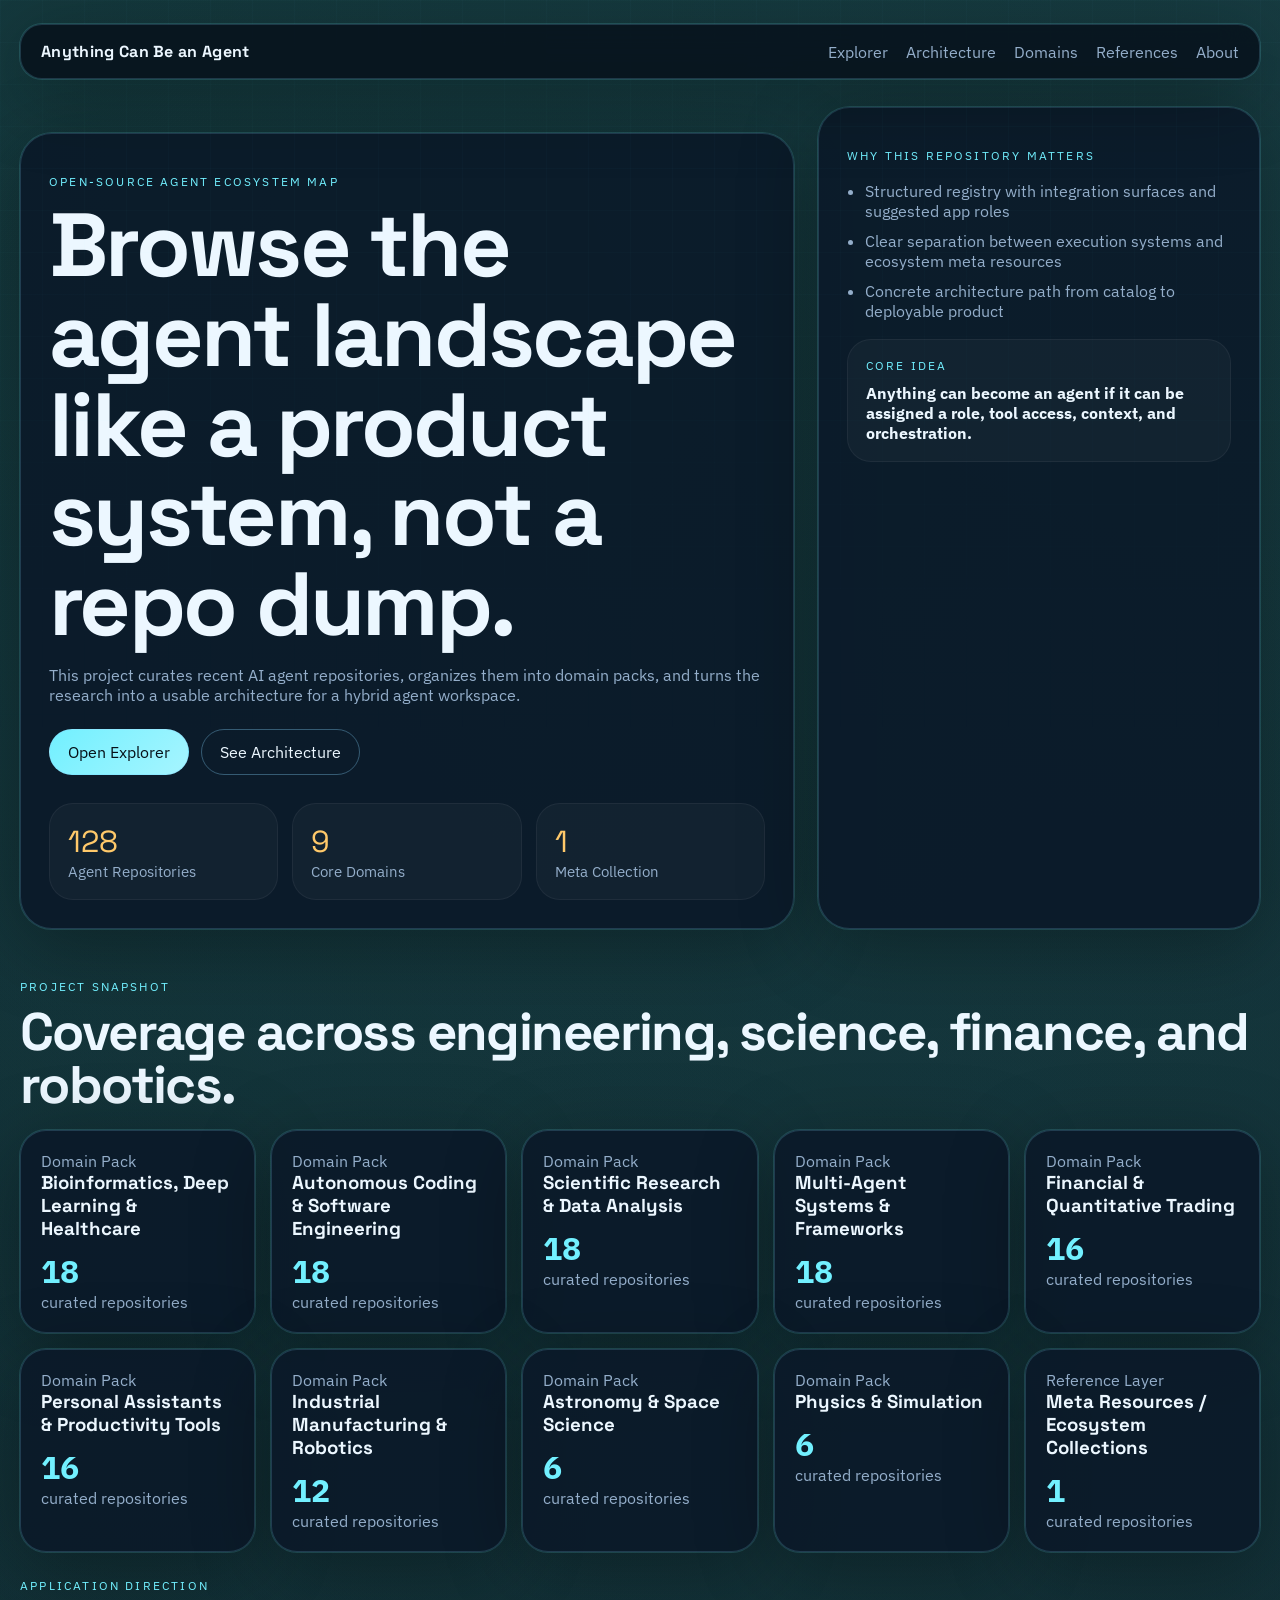
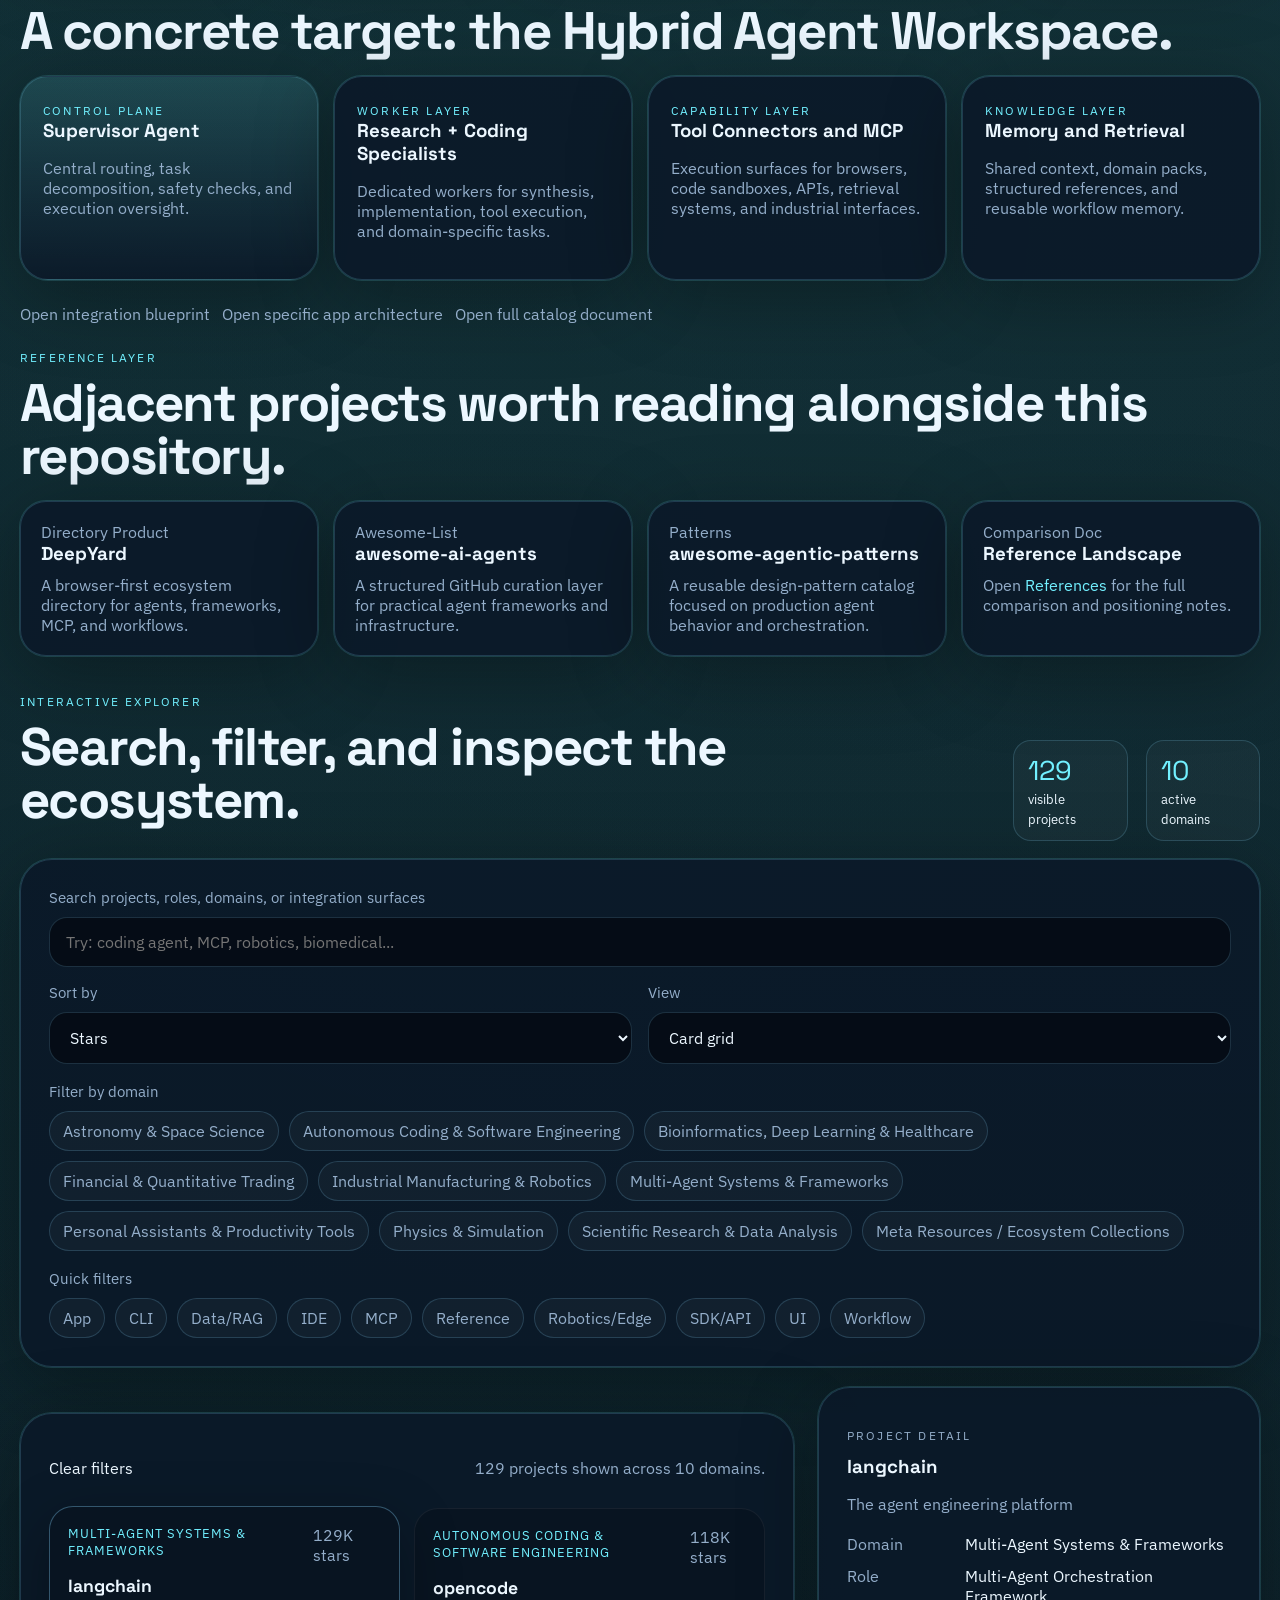
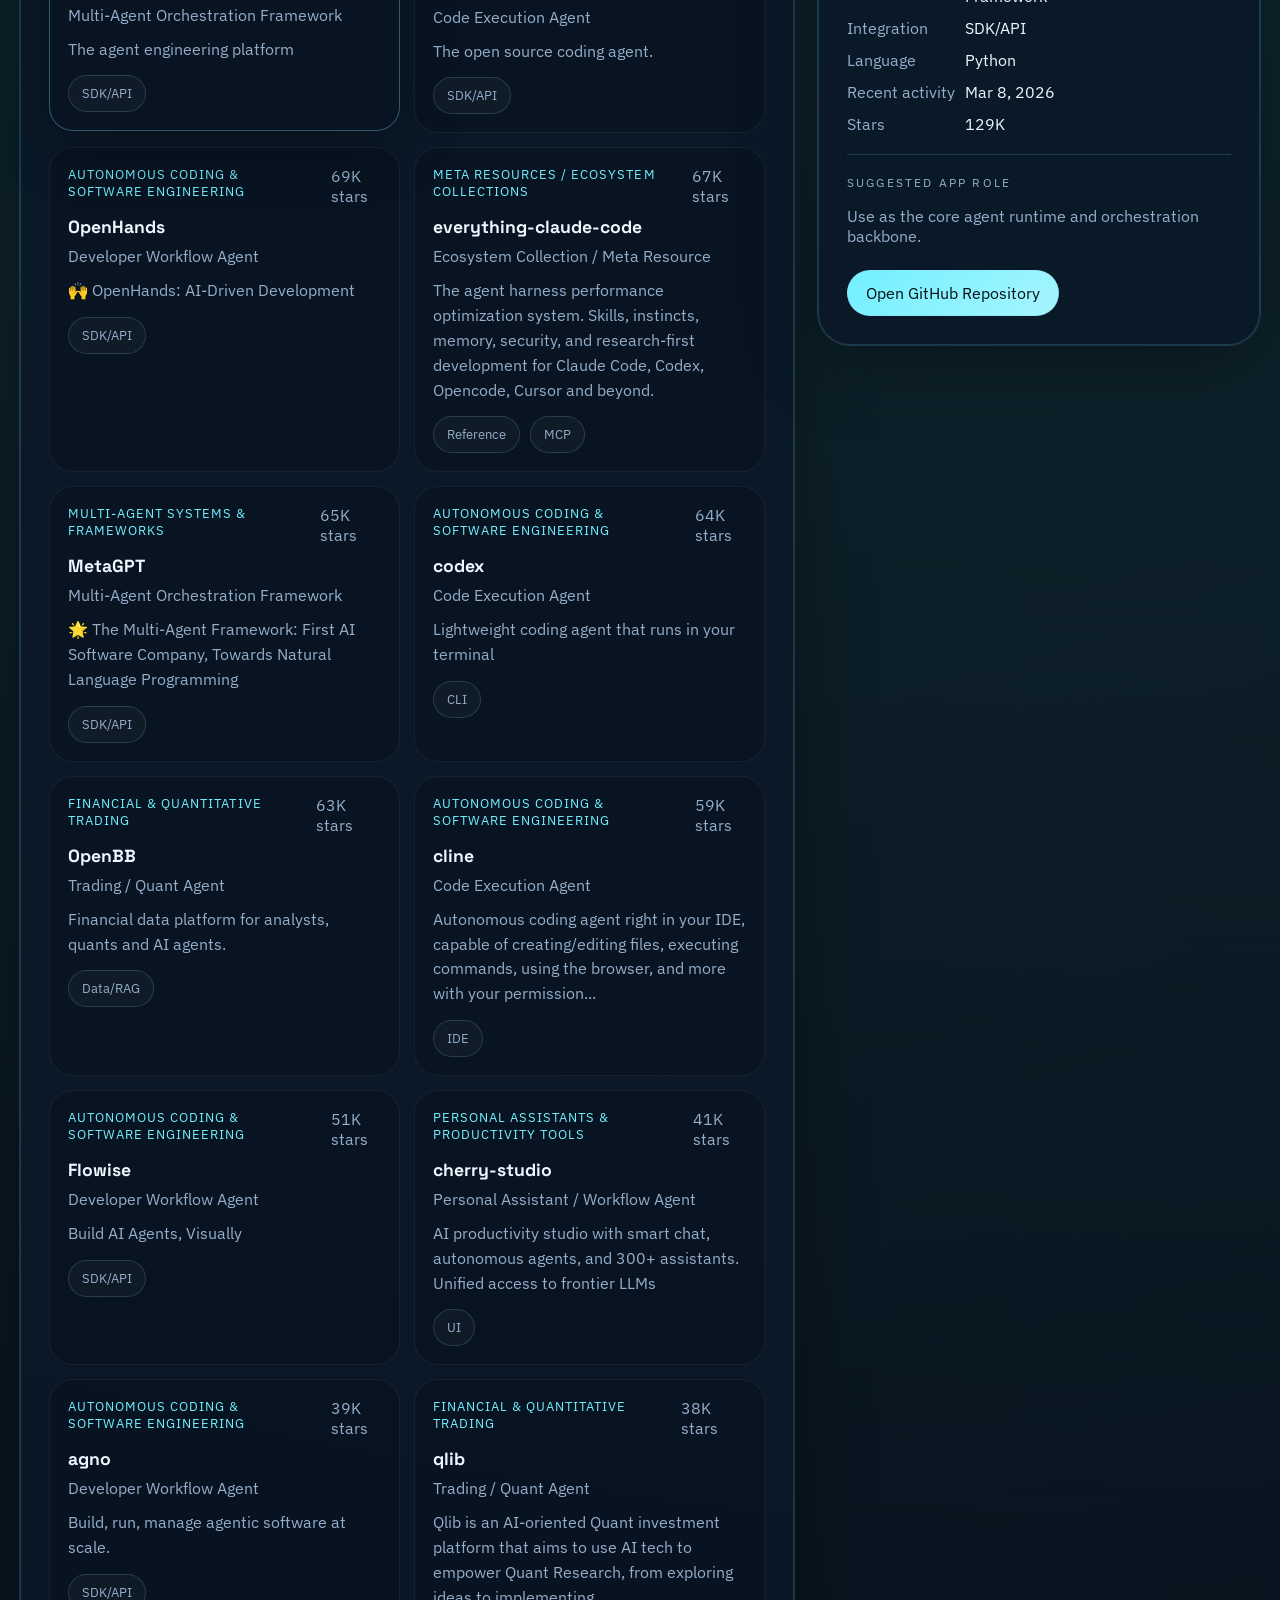
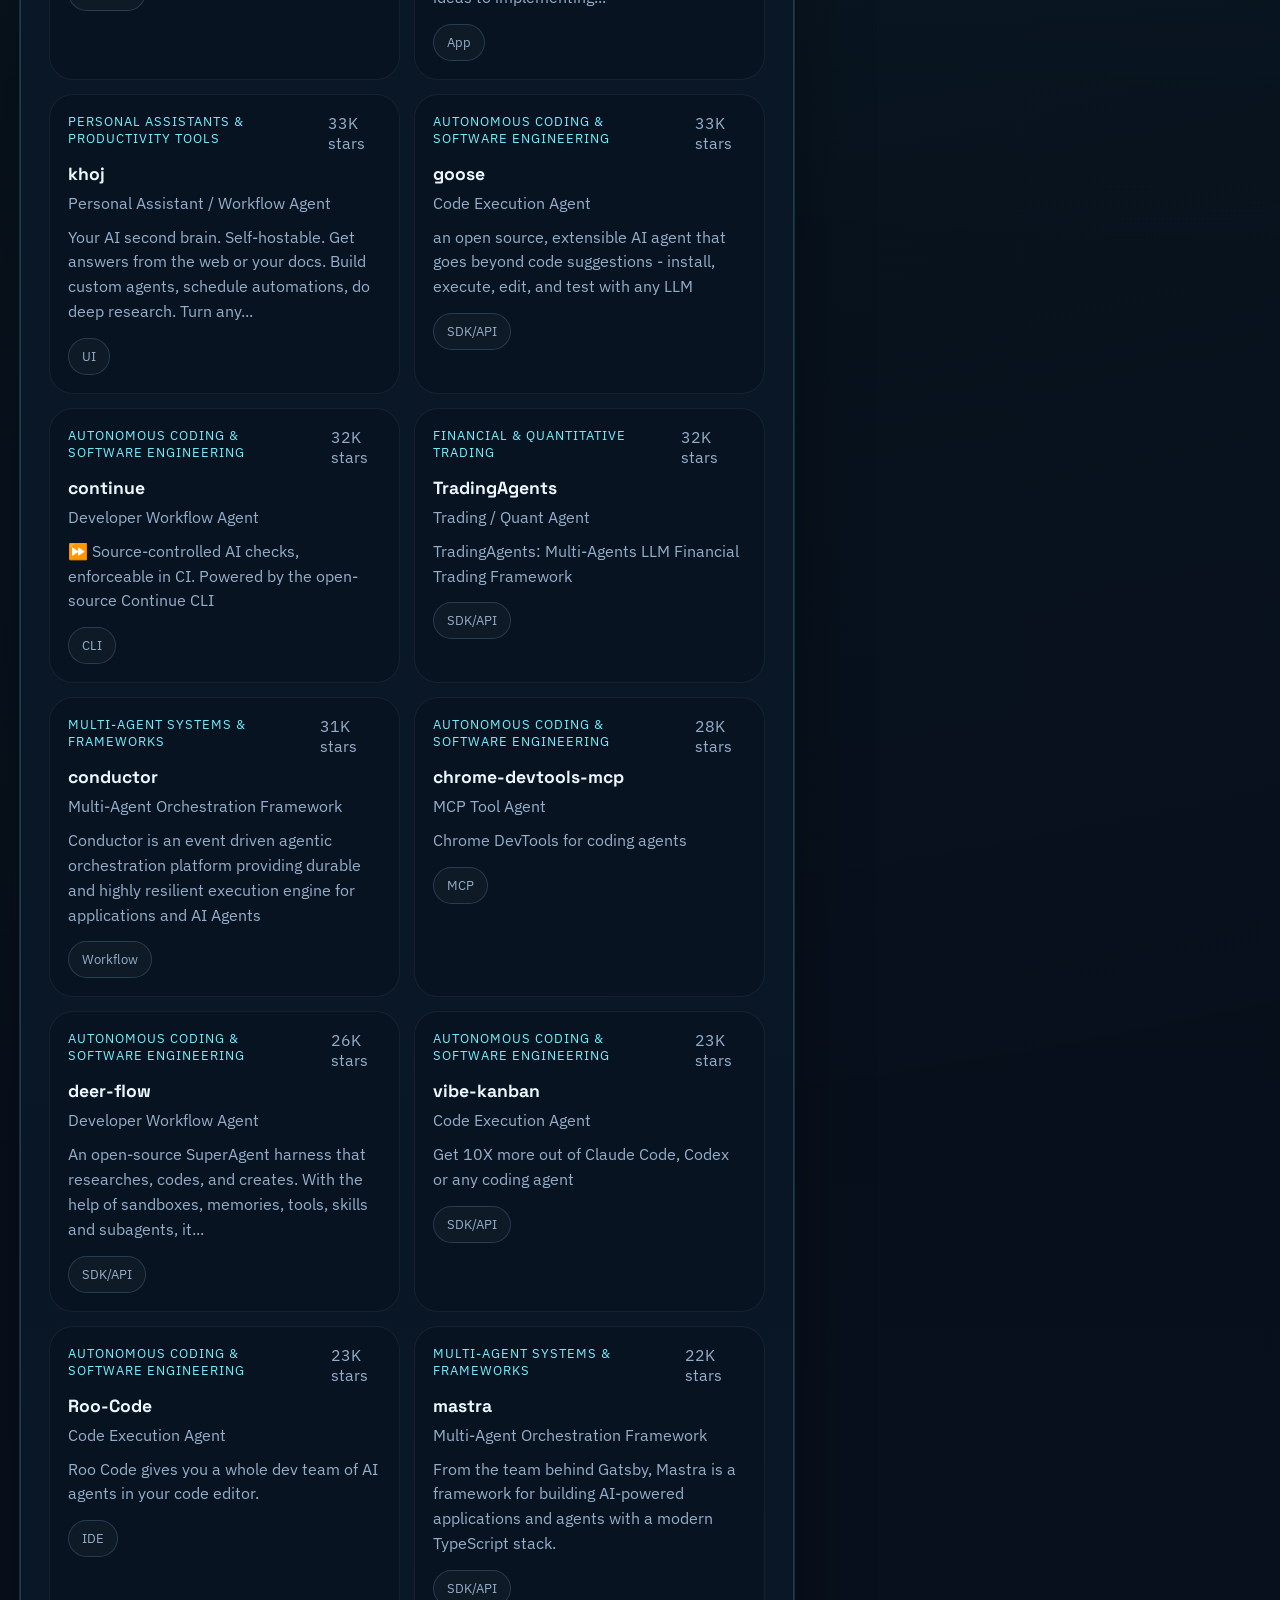
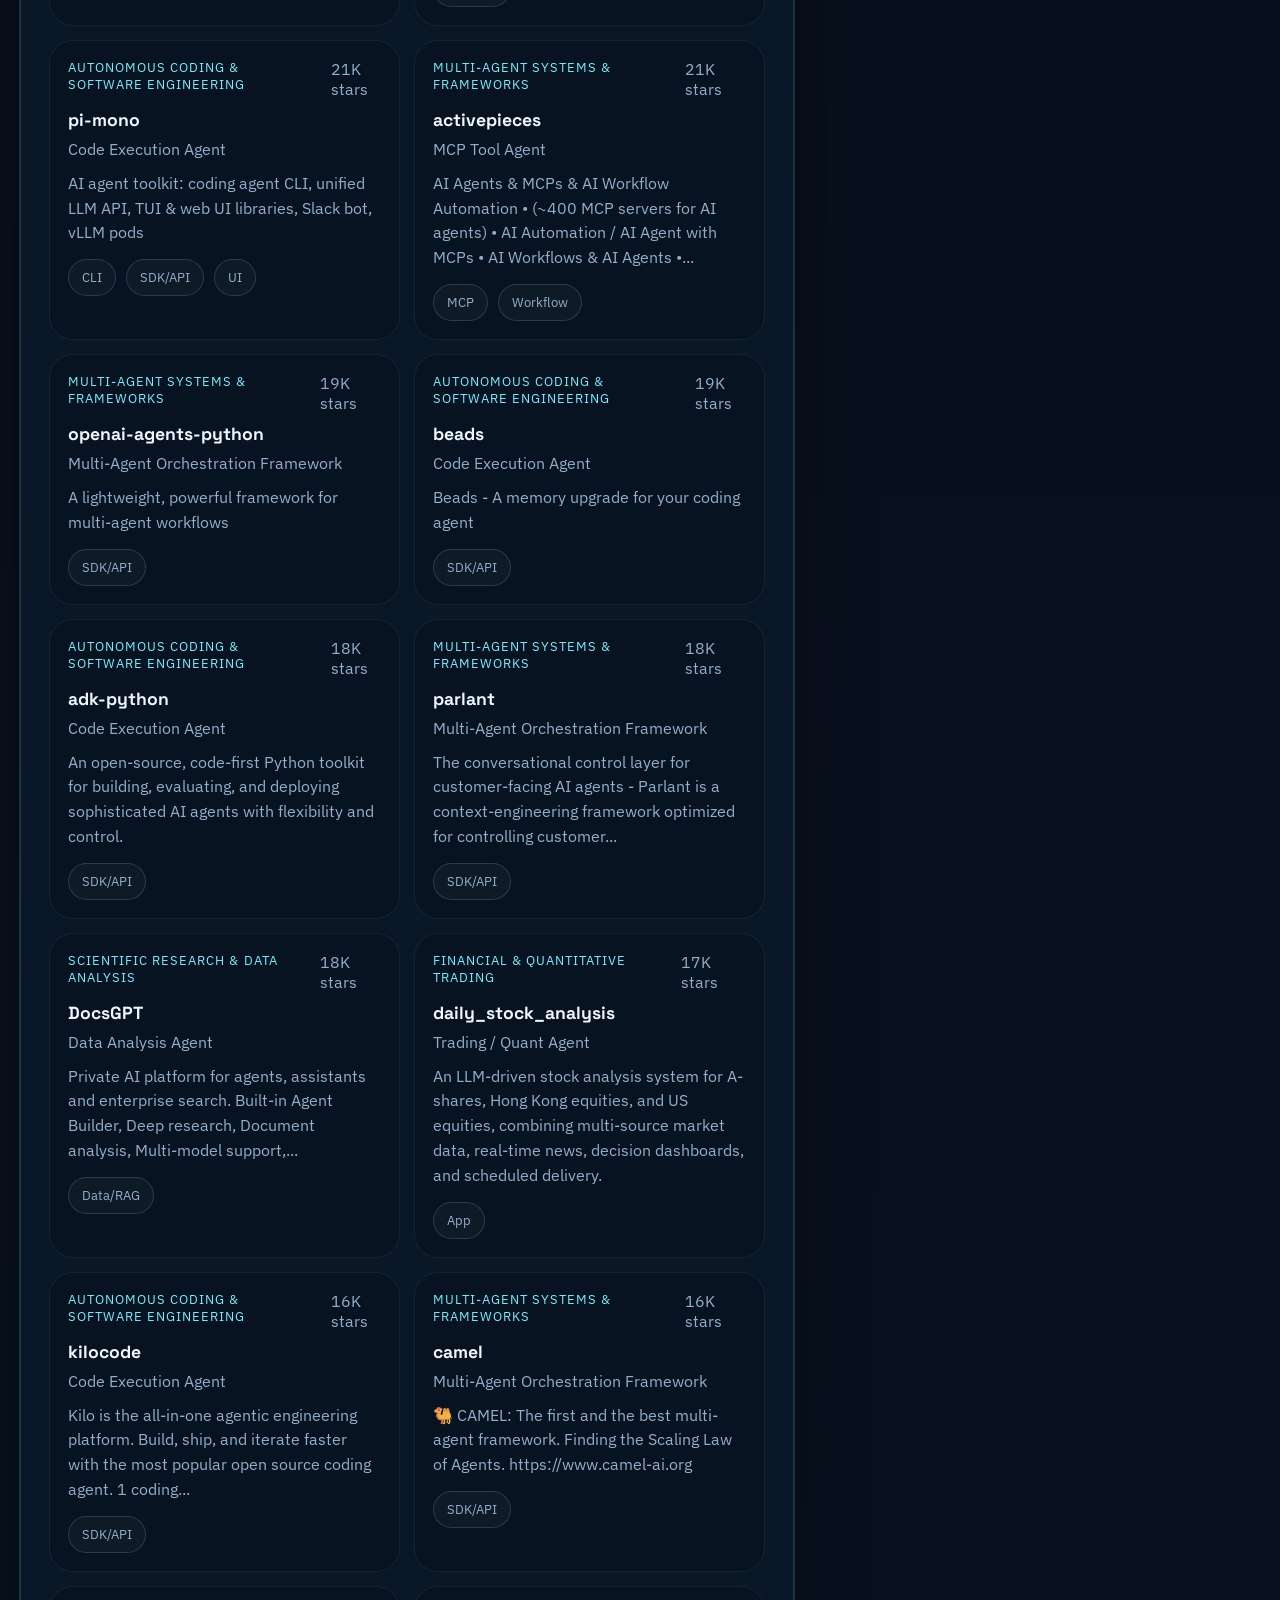
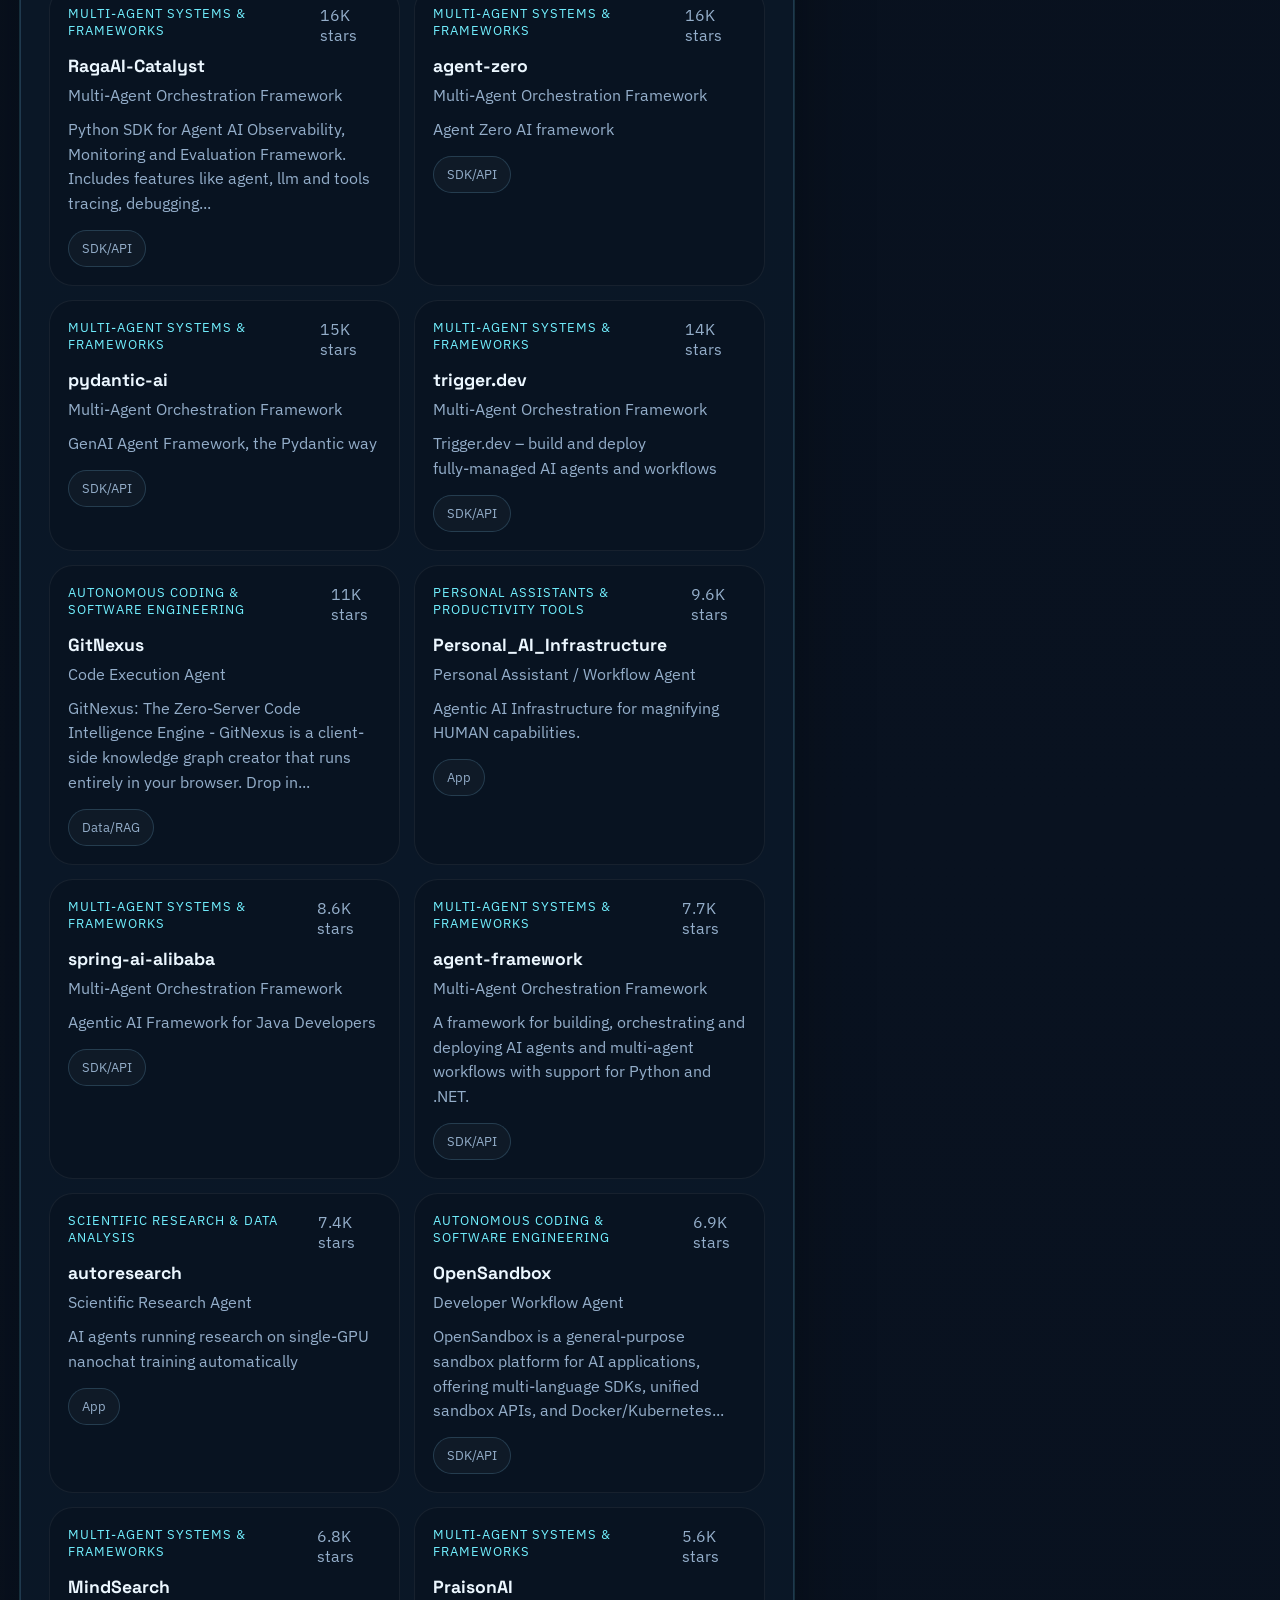
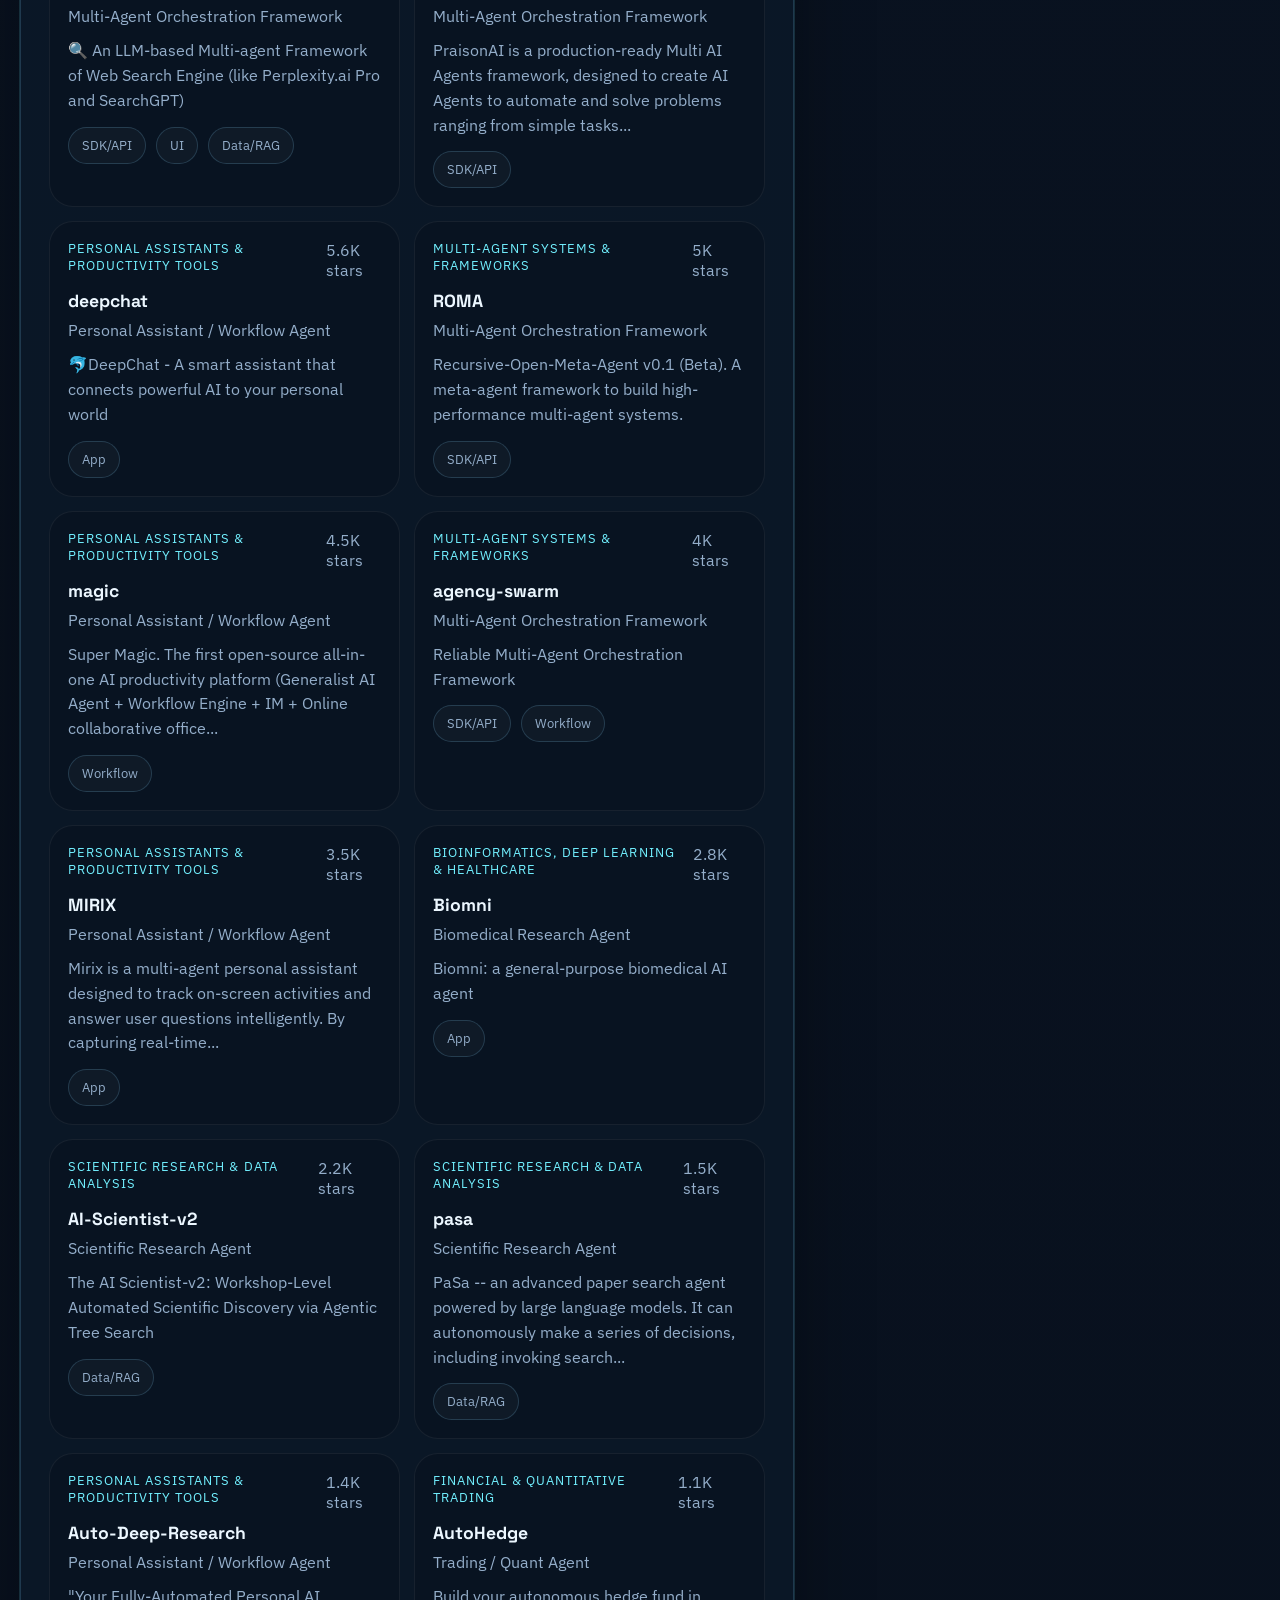
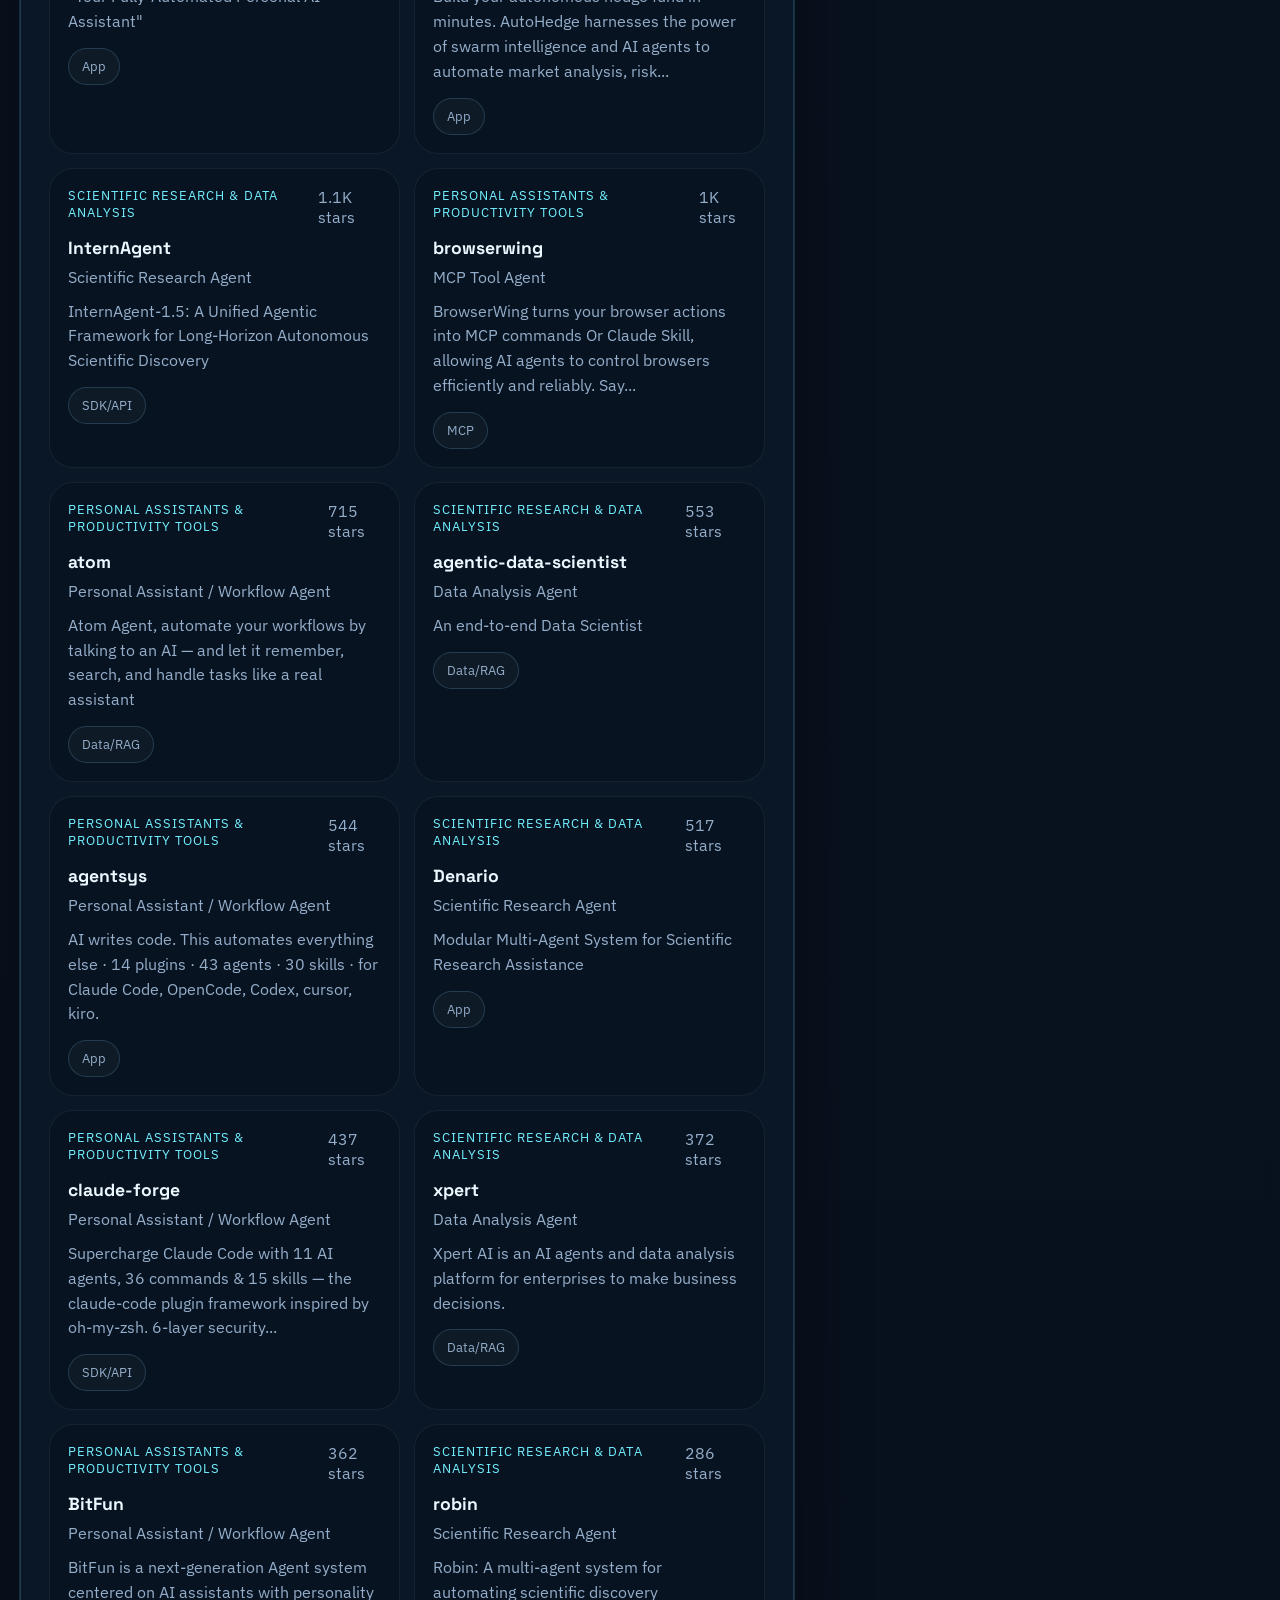
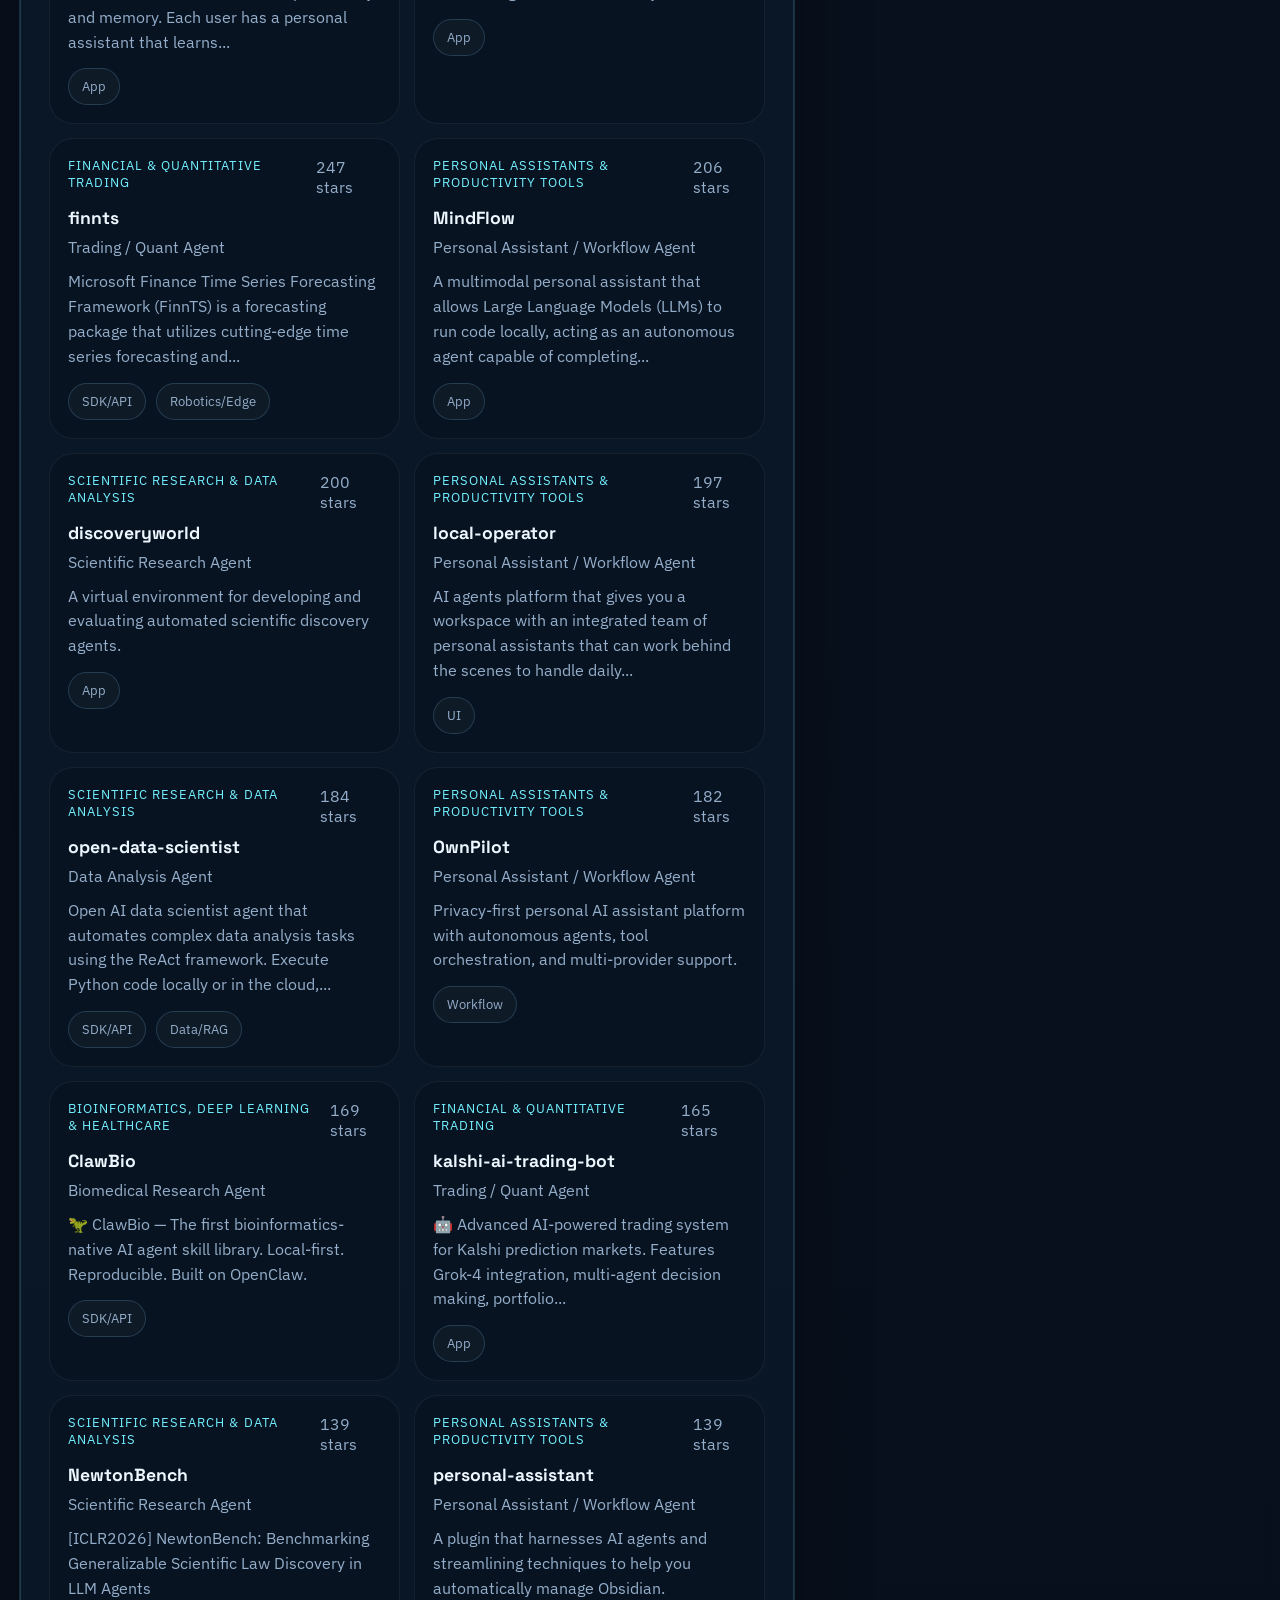
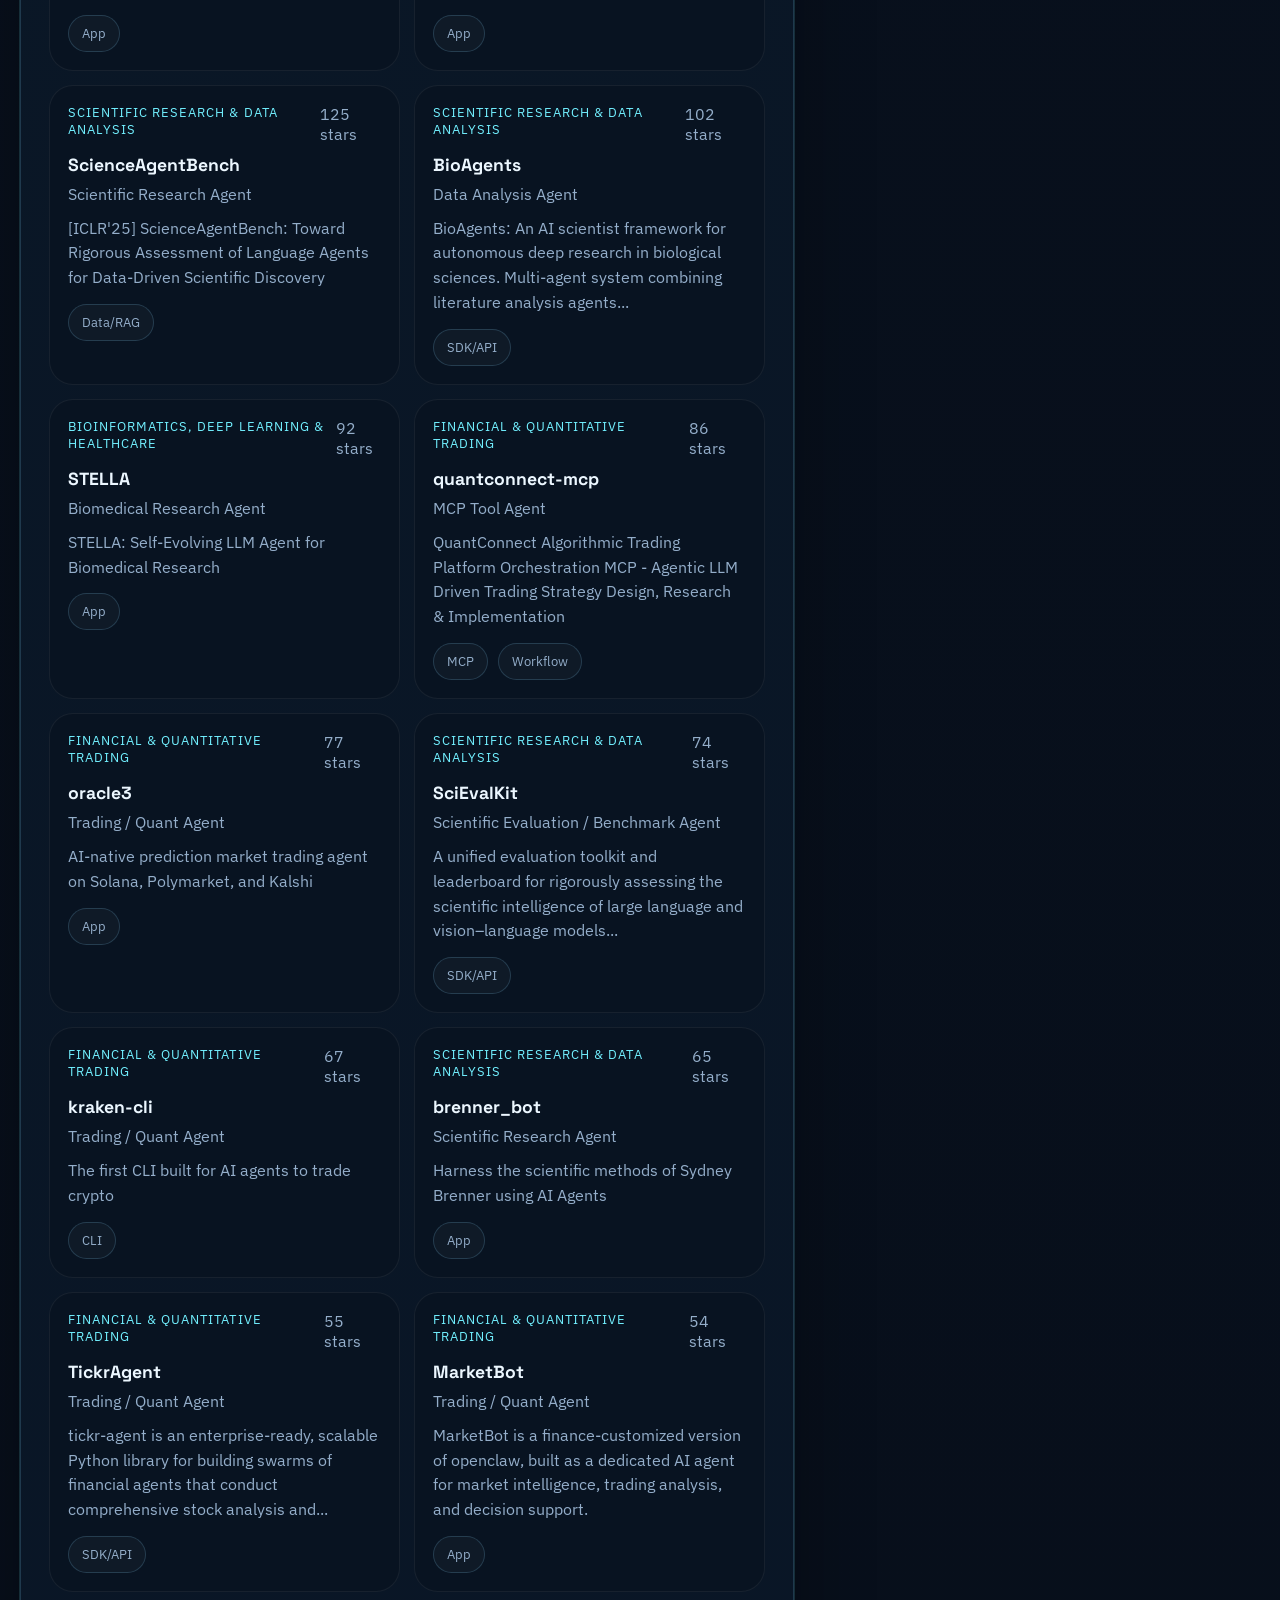
<file: index.html>
<!DOCTYPE html>
<html lang="en">
  <head>
    <meta charset="UTF-8" />
    <meta name="viewport" content="width=device-width, initial-scale=1.0" />
    <title>Anything Can Be an Agent</title>
    <meta
      name="description"
      content="A future-facing explorer for 128 open-source AI agent projects across 9 domains, with architecture guidance and integration-ready metadata."
    />
    <meta
      name="keywords"
      content="AI agents, open source agents, agent ecosystem, multi-agent systems, coding agents, research agents, MCP, GitHub Pages"
    />
    <meta name="author" content="Soulnature" />
    <meta name="robots" content="index, follow" />
    <link rel="canonical" href="https://soulnature.github.io/Anything-can-be-an-agent/" />
    <meta property="og:type" content="website" />
    <meta property="og:site_name" content="Anything Can Be an Agent" />
    <meta property="og:title" content="Anything Can Be an Agent" />
    <meta
      property="og:description"
      content="Explore 128 open-source AI agent projects across 9 domains, with architecture guidance and an integration-ready project registry."
    />
    <meta property="og:url" content="https://soulnature.github.io/Anything-can-be-an-agent/" />
    <meta property="og:image" content="https://soulnature.github.io/Anything-can-be-an-agent/social-preview.svg" />
    <meta property="og:image:alt" content="Anything Can Be an Agent website preview" />
    <meta name="twitter:card" content="summary_large_image" />
    <meta name="twitter:title" content="Anything Can Be an Agent" />
    <meta
      name="twitter:description"
      content="A future-facing explorer for open-source AI agent projects, domain packs, and product architecture."
    />
    <meta name="twitter:image" content="https://soulnature.github.io/Anything-can-be-an-agent/social-preview.svg" />
    <link rel="preconnect" href="https://fonts.googleapis.com" />
    <link rel="preconnect" href="https://fonts.gstatic.com" crossorigin />
    <link
      href="https://fonts.googleapis.com/css2?family=Space+Grotesk:wght@400;500;700&family=IBM+Plex+Sans:wght@400;500;600&display=swap"
      rel="stylesheet"
    />
    <link rel="stylesheet" href="styles.css" />
  </head>
  <body>
    <div class="page-shell">
      <header class="hero">
        <nav class="topbar">
          <a class="brand" href="#top">Anything Can Be an Agent</a>
          <div class="topbar-links">
            <a href="#explorer">Explorer</a>
            <a href="#architecture">Architecture</a>
            <a href="#domains">Domains</a>
            <a href="references.html">References</a>
            <a href="about.html">About</a>
          </div>
        </nav>

        <div class="hero-grid" id="top">
          <section class="hero-copy">
            <p class="eyebrow">Open-Source Agent Ecosystem Map</p>
            <h1>Browse the agent landscape like a product system, not a repo dump.</h1>
            <p class="hero-text">
              This project curates recent AI agent repositories, organizes them into domain packs,
              and turns the research into a usable architecture for a hybrid agent workspace.
            </p>
            <div class="hero-actions">
              <a class="button primary" href="#explorer">Open Explorer</a>
              <a class="button secondary" href="#architecture">See Architecture</a>
            </div>
            <ul class="hero-metrics" id="hero-metrics">
              <li>
                <span class="metric-value" id="metric-projects">128</span>
                <span class="metric-label">Agent Repositories</span>
              </li>
              <li>
                <span class="metric-value" id="metric-domains">9</span>
                <span class="metric-label">Core Domains</span>
              </li>
              <li>
                <span class="metric-value" id="metric-meta">1</span>
                <span class="metric-label">Meta Collection</span>
              </li>
            </ul>
          </section>

          <aside class="hero-panel">
            <p class="panel-label">Why this repository matters</p>
            <ul class="signal-list">
              <li>Structured registry with integration surfaces and suggested app roles</li>
              <li>Clear separation between execution systems and ecosystem meta resources</li>
              <li>Concrete architecture path from catalog to deployable product</li>
            </ul>
            <div class="signal-card">
              <span class="signal-kicker">Core idea</span>
              <strong>Anything can become an agent if it can be assigned a role, tool access, context, and orchestration.</strong>
            </div>
          </aside>
        </div>
      </header>

      <main>
        <section class="snapshot" id="domains">
          <div class="section-heading">
            <p class="eyebrow">Project Snapshot</p>
            <h2>Coverage across engineering, science, finance, and robotics.</h2>
          </div>
          <div class="snapshot-grid" id="domain-summary"></div>
        </section>

        <section class="architecture" id="architecture">
          <div class="section-heading">
            <p class="eyebrow">Application Direction</p>
            <h2>A concrete target: the Hybrid Agent Workspace.</h2>
          </div>
          <div class="architecture-grid">
            <article class="architecture-card accent">
              <span class="stack-label">Control Plane</span>
              <h3>Supervisor Agent</h3>
              <p>Central routing, task decomposition, safety checks, and execution oversight.</p>
            </article>
            <article class="architecture-card">
              <span class="stack-label">Worker Layer</span>
              <h3>Research + Coding Specialists</h3>
              <p>Dedicated workers for synthesis, implementation, tool execution, and domain-specific tasks.</p>
            </article>
            <article class="architecture-card">
              <span class="stack-label">Capability Layer</span>
              <h3>Tool Connectors and MCP</h3>
              <p>Execution surfaces for browsers, code sandboxes, APIs, retrieval systems, and industrial interfaces.</p>
            </article>
            <article class="architecture-card">
              <span class="stack-label">Knowledge Layer</span>
              <h3>Memory and Retrieval</h3>
              <p>Shared context, domain packs, structured references, and reusable workflow memory.</p>
            </article>
          </div>
          <div class="architecture-links">
            <a href="integration_blueprint.md">Open integration blueprint</a>
            <a href="specific_app_architecture.md">Open specific app architecture</a>
            <a href="results.md">Open full catalog document</a>
          </div>
        </section>

        <section class="snapshot">
          <div class="section-heading">
            <p class="eyebrow">Reference Layer</p>
            <h2>Adjacent projects worth reading alongside this repository.</h2>
          </div>
          <div class="snapshot-grid">
            <article>
              <span>Directory Product</span>
              <h3>DeepYard</h3>
              <p>A browser-first ecosystem directory for agents, frameworks, MCP, and workflows.</p>
            </article>
            <article>
              <span>Awesome-List</span>
              <h3>awesome-ai-agents</h3>
              <p>A structured GitHub curation layer for practical agent frameworks and infrastructure.</p>
            </article>
            <article>
              <span>Patterns</span>
              <h3>awesome-agentic-patterns</h3>
              <p>A reusable design-pattern catalog focused on production agent behavior and orchestration.</p>
            </article>
            <article>
              <span>Comparison Doc</span>
              <h3>Reference Landscape</h3>
              <p>Open <a href="references.html">References</a> for the full comparison and positioning notes.</p>
            </article>
          </div>
        </section>

        <section class="explorer" id="explorer">
          <div class="section-heading split">
            <div>
              <p class="eyebrow">Interactive Explorer</p>
              <h2>Search, filter, and inspect the ecosystem.</h2>
            </div>
            <div class="explorer-stats">
              <div>
                <span id="visible-count">0</span>
                <small>visible projects</small>
              </div>
              <div>
                <span id="selected-domain-count">0</span>
                <small>active domains</small>
              </div>
            </div>
          </div>

          <div class="controls-panel">
            <label class="search-box">
              <span>Search projects, roles, domains, or integration surfaces</span>
              <input id="search-input" type="search" placeholder="Try: coding agent, MCP, robotics, biomedical..." />
            </label>
            <div class="control-row">
              <label>
                <span>Sort by</span>
                <select id="sort-select">
                  <option value="stars">Stars</option>
                  <option value="recent">Recent activity</option>
                  <option value="name">Project name</option>
                </select>
              </label>
              <label>
                <span>View</span>
                <select id="view-select">
                  <option value="grid">Card grid</option>
                  <option value="compact">Compact list</option>
                </select>
              </label>
            </div>
            <div class="filter-group">
              <p>Filter by domain</p>
              <div id="domain-filters" class="filter-pills"></div>
            </div>
            <div class="filter-group">
              <p>Quick filters</p>
              <div id="surface-filters" class="filter-pills"></div>
            </div>
          </div>

          <div class="explorer-layout">
            <section class="results-panel">
              <div class="results-toolbar">
                <button id="clear-filters" class="text-button" type="button">Clear filters</button>
                <p id="results-hint">Loading projects...</p>
              </div>
              <div id="project-list" class="project-list grid"></div>
            </section>
            <aside class="detail-panel" id="detail-panel">
              <p class="detail-kicker">Project Detail</p>
              <h3 id="detail-title">Select a project</h3>
              <p id="detail-summary">Pick any card to inspect its role, integration surfaces, recency, and how it fits into an application stack.</p>
              <dl class="detail-meta">
                <div>
                  <dt>Domain</dt>
                  <dd id="detail-domain">-</dd>
                </div>
                <div>
                  <dt>Role</dt>
                  <dd id="detail-role">-</dd>
                </div>
                <div>
                  <dt>Integration</dt>
                  <dd id="detail-surfaces">-</dd>
                </div>
                <div>
                  <dt>Language</dt>
                  <dd id="detail-language">-</dd>
                </div>
                <div>
                  <dt>Recent activity</dt>
                  <dd id="detail-updated">-</dd>
                </div>
                <div>
                  <dt>Stars</dt>
                  <dd id="detail-stars">-</dd>
                </div>
              </dl>
              <div class="detail-block">
                <p class="detail-label">Suggested app role</p>
                <p id="detail-app-role">-</p>
              </div>
              <div class="detail-actions">
                <a id="detail-link" class="button primary disabled" href="#" target="_blank" rel="noreferrer">Open GitHub Repository</a>
              </div>
            </aside>
          </div>
        </section>
      </main>
    </div>

    <template id="project-card-template">
      <article class="project-card">
        <div class="project-card-top">
          <p class="project-domain"></p>
          <p class="project-stars"></p>
        </div>
        <h3 class="project-title"></h3>
        <p class="project-role"></p>
        <p class="project-summary"></p>
        <div class="project-surfaces"></div>
      </article>
    </template>

    <script src="app.js"></script>
  </body>
</html>
</file>
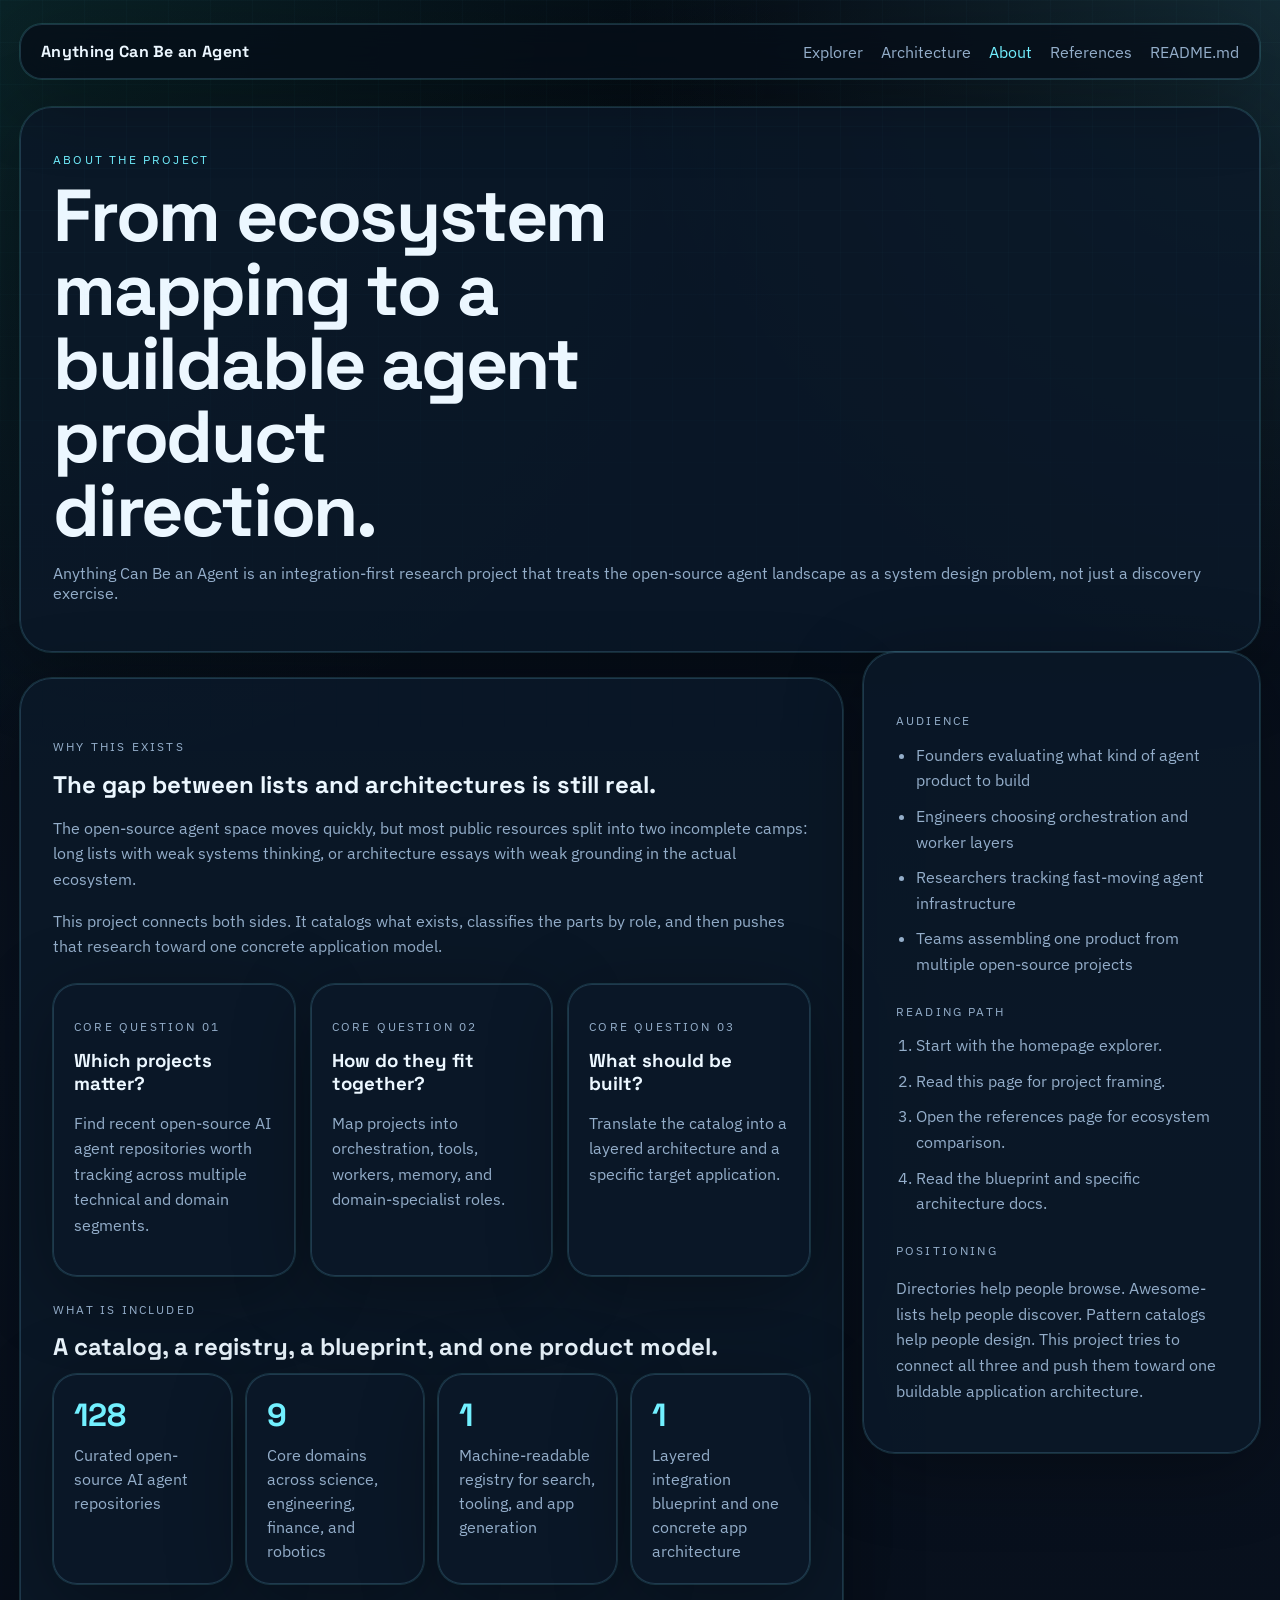
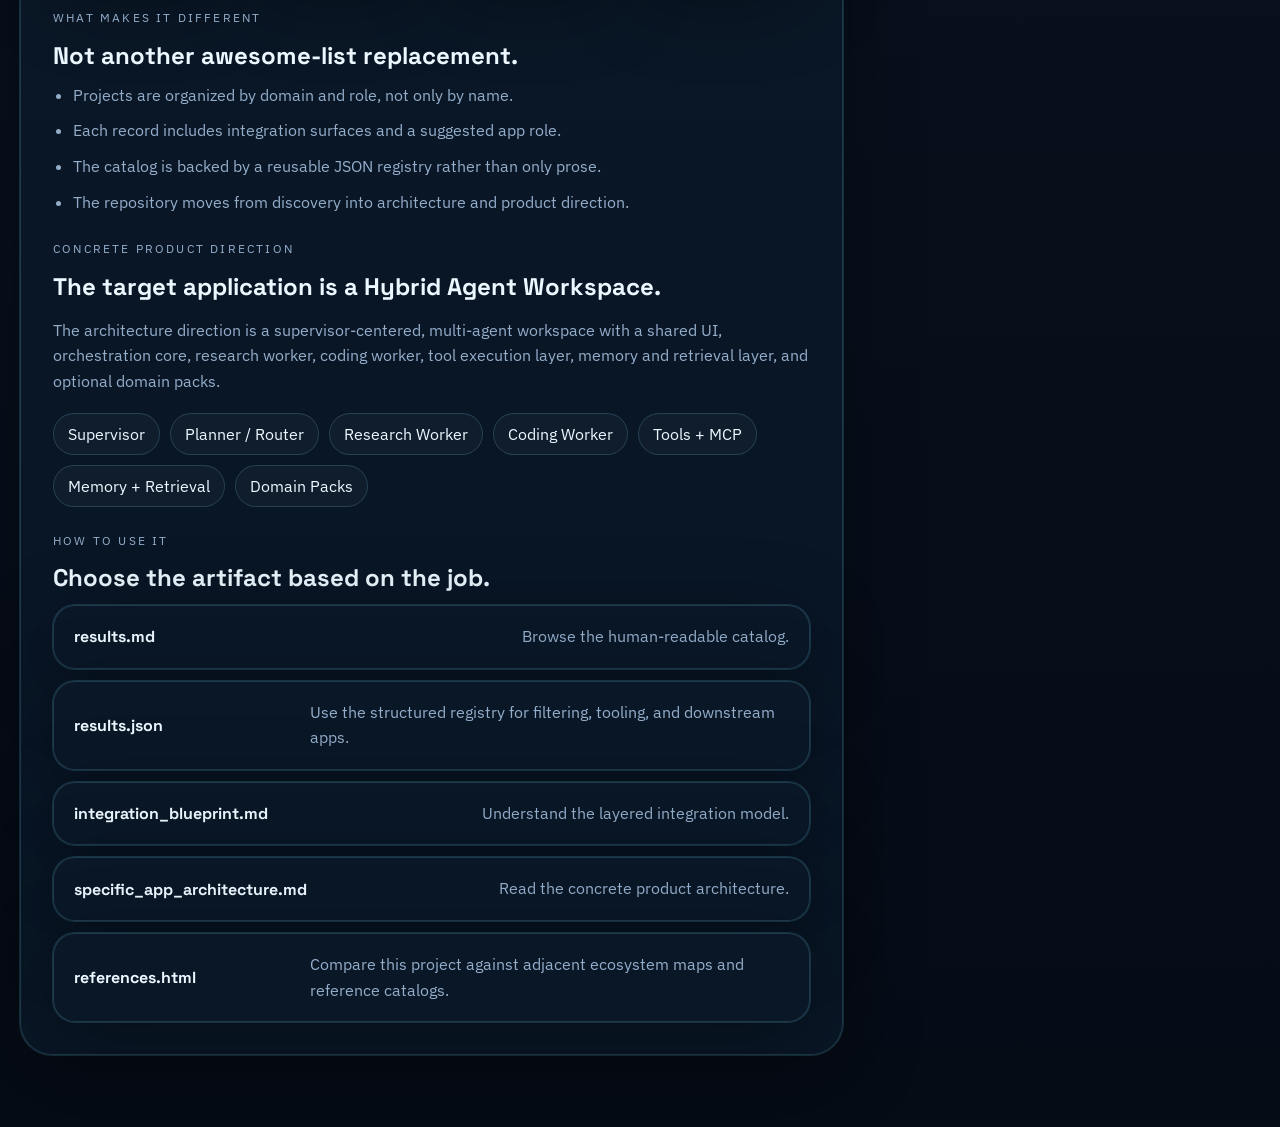
<file: about.html>
<!DOCTYPE html>
<html lang="en">
  <head>
    <meta charset="UTF-8" />
    <meta name="viewport" content="width=device-width, initial-scale=1.0" />
    <title>About | Anything Can Be an Agent</title>
    <meta
      name="description"
      content="About the Anything Can Be an Agent project: why it exists, what it covers, and how to use the catalog, registry, and architecture documents."
    />
    <meta name="keywords" content="AI agent ecosystem, agent catalog, agent architecture, open-source AI agents" />
    <meta name="author" content="Soulnature" />
    <meta name="robots" content="index, follow" />
    <link rel="canonical" href="https://soulnature.github.io/Anything-can-be-an-agent/about.html" />
    <meta property="og:type" content="website" />
    <meta property="og:site_name" content="Anything Can Be an Agent" />
    <meta property="og:title" content="About | Anything Can Be an Agent" />
    <meta
      property="og:description"
      content="Understand the goals, dataset, architecture direction, and usage model behind the Anything Can Be an Agent project."
    />
    <meta property="og:url" content="https://soulnature.github.io/Anything-can-be-an-agent/about.html" />
    <meta property="og:image" content="https://soulnature.github.io/Anything-can-be-an-agent/social-preview.svg" />
    <meta property="og:image:alt" content="Anything Can Be an Agent website preview" />
    <meta name="twitter:card" content="summary_large_image" />
    <meta name="twitter:title" content="About | Anything Can Be an Agent" />
    <meta
      name="twitter:description"
      content="An integration-first map of the modern AI agent ecosystem with a registry, blueprint, and product architecture."
    />
    <meta name="twitter:image" content="https://soulnature.github.io/Anything-can-be-an-agent/social-preview.svg" />
    <link rel="preconnect" href="https://fonts.googleapis.com" />
    <link rel="preconnect" href="https://fonts.gstatic.com" crossorigin />
    <link
      href="https://fonts.googleapis.com/css2?family=Space+Grotesk:wght@400;500;700&family=IBM+Plex+Sans:wght@400;500;600&display=swap"
      rel="stylesheet"
    />
    <link rel="stylesheet" href="styles.css" />
  </head>
  <body>
    <div class="page-shell doc-shell">
      <nav class="topbar">
        <a class="brand" href="index.html">Anything Can Be an Agent</a>
        <div class="topbar-links">
          <a href="index.html#explorer">Explorer</a>
          <a href="index.html#architecture">Architecture</a>
          <a href="about.html" class="active-link">About</a>
          <a href="references.html">References</a>
          <a href="README.md">README.md</a>
        </div>
      </nav>

      <header class="doc-hero">
        <p class="eyebrow">About the Project</p>
        <h1>From ecosystem mapping to a buildable agent product direction.</h1>
        <p class="hero-text">
          Anything Can Be an Agent is an integration-first research project that treats the open-source agent landscape as a system design problem, not just a discovery exercise.
        </p>
      </header>

      <main class="doc-layout">
        <section class="doc-main panel-block">
          <section class="content-block">
            <p class="eyebrow">Why This Exists</p>
            <h2>The gap between lists and architectures is still real.</h2>
            <p>
              The open-source agent space moves quickly, but most public resources split into two incomplete camps: long lists with weak systems thinking, or architecture essays with weak grounding in the actual ecosystem.
            </p>
            <p>
              This project connects both sides. It catalogs what exists, classifies the parts by role, and then pushes that research toward one concrete application model.
            </p>
          </section>

          <section class="content-block two-col-grid">
            <article class="mini-panel">
              <p class="eyebrow">Core Question 01</p>
              <h3>Which projects matter?</h3>
              <p>Find recent open-source AI agent repositories worth tracking across multiple technical and domain segments.</p>
            </article>
            <article class="mini-panel">
              <p class="eyebrow">Core Question 02</p>
              <h3>How do they fit together?</h3>
              <p>Map projects into orchestration, tools, workers, memory, and domain-specialist roles.</p>
            </article>
            <article class="mini-panel">
              <p class="eyebrow">Core Question 03</p>
              <h3>What should be built?</h3>
              <p>Translate the catalog into a layered architecture and a specific target application.</p>
            </article>
          </section>

          <section class="content-block">
            <p class="eyebrow">What Is Included</p>
            <h2>A catalog, a registry, a blueprint, and one product model.</h2>
            <div class="data-grid compact-grid">
              <article class="data-card">
                <strong>128</strong>
                <span>Curated open-source AI agent repositories</span>
              </article>
              <article class="data-card">
                <strong>9</strong>
                <span>Core domains across science, engineering, finance, and robotics</span>
              </article>
              <article class="data-card">
                <strong>1</strong>
                <span>Machine-readable registry for search, tooling, and app generation</span>
              </article>
              <article class="data-card">
                <strong>1</strong>
                <span>Layered integration blueprint and one concrete app architecture</span>
              </article>
            </div>
          </section>

          <section class="content-block">
            <p class="eyebrow">What Makes It Different</p>
            <h2>Not another awesome-list replacement.</h2>
            <ul class="feature-list">
              <li>Projects are organized by domain and role, not only by name.</li>
              <li>Each record includes integration surfaces and a suggested app role.</li>
              <li>The catalog is backed by a reusable JSON registry rather than only prose.</li>
              <li>The repository moves from discovery into architecture and product direction.</li>
            </ul>
          </section>

          <section class="content-block">
            <p class="eyebrow">Concrete Product Direction</p>
            <h2>The target application is a Hybrid Agent Workspace.</h2>
            <p>
              The architecture direction is a supervisor-centered, multi-agent workspace with a shared UI, orchestration core, research worker, coding worker, tool execution layer, memory and retrieval layer, and optional domain packs.
            </p>
            <div class="architecture-strip">
              <span>Supervisor</span>
              <span>Planner / Router</span>
              <span>Research Worker</span>
              <span>Coding Worker</span>
              <span>Tools + MCP</span>
              <span>Memory + Retrieval</span>
              <span>Domain Packs</span>
            </div>
          </section>

          <section class="content-block">
            <p class="eyebrow">How to Use It</p>
            <h2>Choose the artifact based on the job.</h2>
            <div class="resource-list">
              <a class="resource-row" href="results.md">
                <strong>results.md</strong>
                <span>Browse the human-readable catalog.</span>
              </a>
              <a class="resource-row" href="results.json">
                <strong>results.json</strong>
                <span>Use the structured registry for filtering, tooling, and downstream apps.</span>
              </a>
              <a class="resource-row" href="integration_blueprint.md">
                <strong>integration_blueprint.md</strong>
                <span>Understand the layered integration model.</span>
              </a>
              <a class="resource-row" href="specific_app_architecture.md">
                <strong>specific_app_architecture.md</strong>
                <span>Read the concrete product architecture.</span>
              </a>
              <a class="resource-row" href="references.html">
                <strong>references.html</strong>
                <span>Compare this project against adjacent ecosystem maps and reference catalogs.</span>
              </a>
            </div>
          </section>
        </section>

        <aside class="doc-side panel-block">
          <section class="side-block">
            <p class="eyebrow">Audience</p>
            <ul class="side-list">
              <li>Founders evaluating what kind of agent product to build</li>
              <li>Engineers choosing orchestration and worker layers</li>
              <li>Researchers tracking fast-moving agent infrastructure</li>
              <li>Teams assembling one product from multiple open-source projects</li>
            </ul>
          </section>
          <section class="side-block">
            <p class="eyebrow">Reading Path</p>
            <ol class="side-list ordered">
              <li>Start with the homepage explorer.</li>
              <li>Read this page for project framing.</li>
              <li>Open the references page for ecosystem comparison.</li>
              <li>Read the blueprint and specific architecture docs.</li>
            </ol>
          </section>
          <section class="side-block">
            <p class="eyebrow">Positioning</p>
            <p>
              Directories help people browse. Awesome-lists help people discover. Pattern catalogs help people design. This project tries to connect all three and push them toward one buildable application architecture.
            </p>
          </section>
        </aside>
      </main>
    </div>
  </body>
</html>
</file>
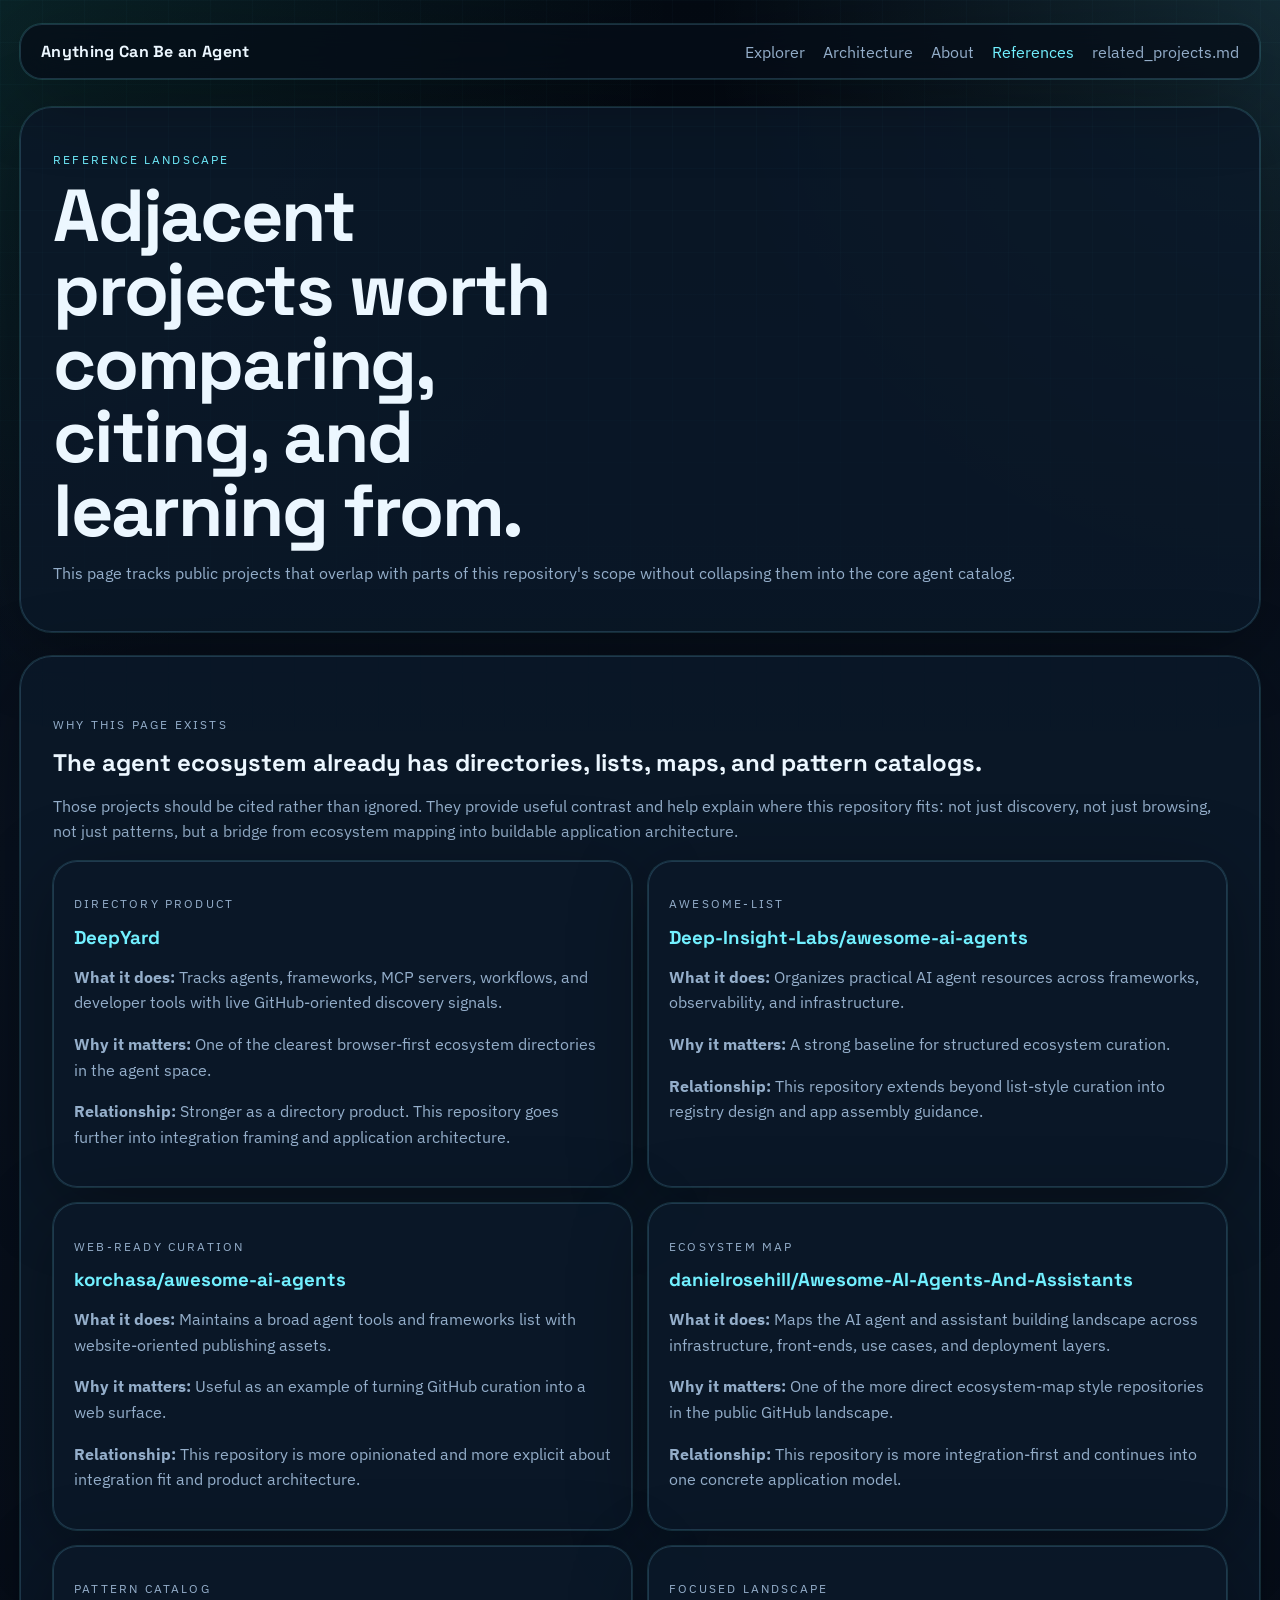
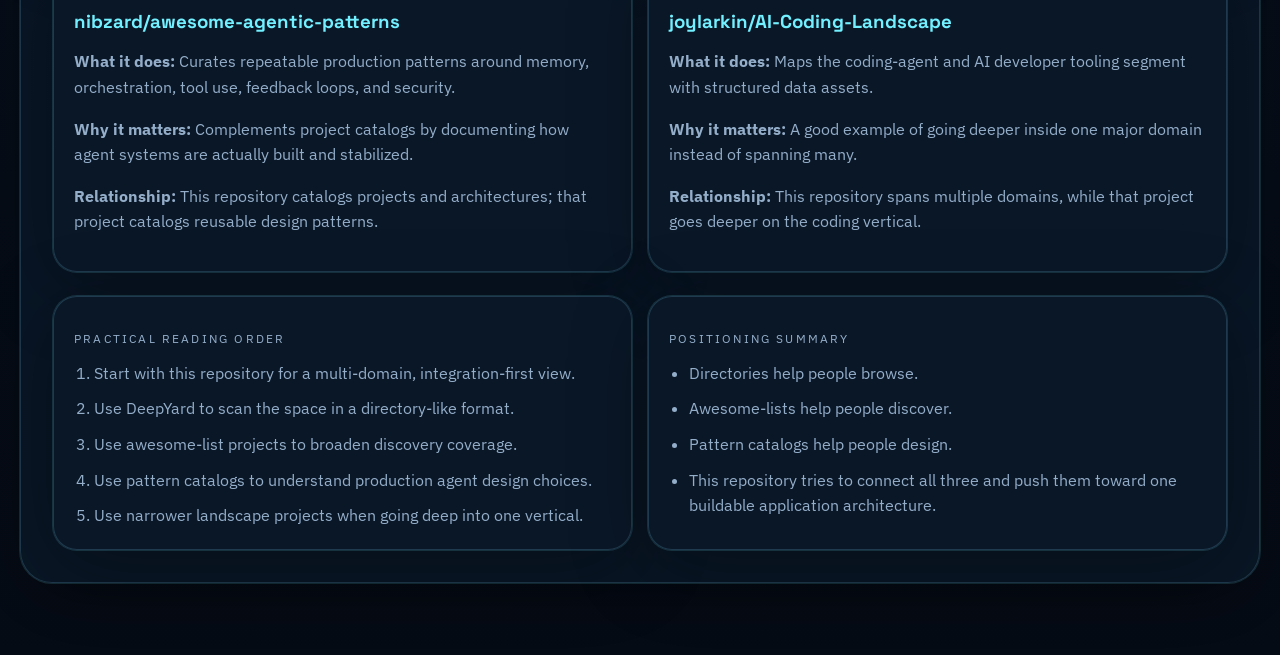
<file: references.html>
<!DOCTYPE html>
<html lang="en">
  <head>
    <meta charset="UTF-8" />
    <meta name="viewport" content="width=device-width, initial-scale=1.0" />
    <title>References | Anything Can Be an Agent</title>
    <meta
      name="description"
      content="Reference landscape for projects adjacent to Anything Can Be an Agent, including ecosystem directories, awesome-lists, and agentic pattern catalogs."
    />
    <meta name="keywords" content="AI agents references, ecosystem map, awesome AI agents, agentic patterns" />
    <meta name="author" content="Soulnature" />
    <meta name="robots" content="index, follow" />
    <link rel="canonical" href="https://soulnature.github.io/Anything-can-be-an-agent/references.html" />
    <meta property="og:type" content="website" />
    <meta property="og:site_name" content="Anything Can Be an Agent" />
    <meta property="og:title" content="References | Anything Can Be an Agent" />
    <meta
      property="og:description"
      content="Browse adjacent projects in the AI agent ecosystem mapping space and understand how this repository differs."
    />
    <meta property="og:url" content="https://soulnature.github.io/Anything-can-be-an-agent/references.html" />
    <meta property="og:image" content="https://soulnature.github.io/Anything-can-be-an-agent/social-preview.svg" />
    <meta property="og:image:alt" content="Anything Can Be an Agent website preview" />
    <meta name="twitter:card" content="summary_large_image" />
    <meta name="twitter:title" content="References | Anything Can Be an Agent" />
    <meta
      name="twitter:description"
      content="A comparison layer for adjacent agent ecosystem directories, awesome-lists, and pattern catalogs."
    />
    <meta name="twitter:image" content="https://soulnature.github.io/Anything-can-be-an-agent/social-preview.svg" />
    <link rel="preconnect" href="https://fonts.googleapis.com" />
    <link rel="preconnect" href="https://fonts.gstatic.com" crossorigin />
    <link
      href="https://fonts.googleapis.com/css2?family=Space+Grotesk:wght@400;500;700&family=IBM+Plex+Sans:wght@400;500;600&display=swap"
      rel="stylesheet"
    />
    <link rel="stylesheet" href="styles.css" />
  </head>
  <body>
    <div class="page-shell doc-shell">
      <nav class="topbar">
        <a class="brand" href="index.html">Anything Can Be an Agent</a>
        <div class="topbar-links">
          <a href="index.html#explorer">Explorer</a>
          <a href="index.html#architecture">Architecture</a>
          <a href="about.html">About</a>
          <a href="references.html" class="active-link">References</a>
          <a href="related_projects.md">related_projects.md</a>
        </div>
      </nav>

      <header class="doc-hero">
        <p class="eyebrow">Reference Landscape</p>
        <h1>Adjacent projects worth comparing, citing, and learning from.</h1>
        <p class="hero-text">
          This page tracks public projects that overlap with parts of this repository's scope without collapsing them into the core agent catalog.
        </p>
      </header>

      <main class="panel-block doc-main-full">
        <section class="content-block">
          <p class="eyebrow">Why This Page Exists</p>
          <h2>The agent ecosystem already has directories, lists, maps, and pattern catalogs.</h2>
          <p>
            Those projects should be cited rather than ignored. They provide useful contrast and help explain where this repository fits: not just discovery, not just browsing, not just patterns, but a bridge from ecosystem mapping into buildable application architecture.
          </p>
        </section>

        <section class="reference-grid">
          <article class="reference-card">
            <p class="eyebrow">Directory Product</p>
            <h3><a href="https://deepyard.dev/" target="_blank" rel="noreferrer">DeepYard</a></h3>
            <p><strong>What it does:</strong> Tracks agents, frameworks, MCP servers, workflows, and developer tools with live GitHub-oriented discovery signals.</p>
            <p><strong>Why it matters:</strong> One of the clearest browser-first ecosystem directories in the agent space.</p>
            <p><strong>Relationship:</strong> Stronger as a directory product. This repository goes further into integration framing and application architecture.</p>
          </article>
          <article class="reference-card">
            <p class="eyebrow">Awesome-List</p>
            <h3><a href="https://github.com/Deep-Insight-Labs/awesome-ai-agents" target="_blank" rel="noreferrer">Deep-Insight-Labs/awesome-ai-agents</a></h3>
            <p><strong>What it does:</strong> Organizes practical AI agent resources across frameworks, observability, and infrastructure.</p>
            <p><strong>Why it matters:</strong> A strong baseline for structured ecosystem curation.</p>
            <p><strong>Relationship:</strong> This repository extends beyond list-style curation into registry design and app assembly guidance.</p>
          </article>
          <article class="reference-card">
            <p class="eyebrow">Web-Ready Curation</p>
            <h3><a href="https://github.com/korchasa/awesome-ai-agents" target="_blank" rel="noreferrer">korchasa/awesome-ai-agents</a></h3>
            <p><strong>What it does:</strong> Maintains a broad agent tools and frameworks list with website-oriented publishing assets.</p>
            <p><strong>Why it matters:</strong> Useful as an example of turning GitHub curation into a web surface.</p>
            <p><strong>Relationship:</strong> This repository is more opinionated and more explicit about integration fit and product architecture.</p>
          </article>
          <article class="reference-card">
            <p class="eyebrow">Ecosystem Map</p>
            <h3><a href="https://github.com/danielrosehill/Awesome-AI-Agents-And-Assistants" target="_blank" rel="noreferrer">danielrosehill/Awesome-AI-Agents-And-Assistants</a></h3>
            <p><strong>What it does:</strong> Maps the AI agent and assistant building landscape across infrastructure, front-ends, use cases, and deployment layers.</p>
            <p><strong>Why it matters:</strong> One of the more direct ecosystem-map style repositories in the public GitHub landscape.</p>
            <p><strong>Relationship:</strong> This repository is more integration-first and continues into one concrete application model.</p>
          </article>
          <article class="reference-card">
            <p class="eyebrow">Pattern Catalog</p>
            <h3><a href="https://github.com/nibzard/awesome-agentic-patterns" target="_blank" rel="noreferrer">nibzard/awesome-agentic-patterns</a></h3>
            <p><strong>What it does:</strong> Curates repeatable production patterns around memory, orchestration, tool use, feedback loops, and security.</p>
            <p><strong>Why it matters:</strong> Complements project catalogs by documenting how agent systems are actually built and stabilized.</p>
            <p><strong>Relationship:</strong> This repository catalogs projects and architectures; that project catalogs reusable design patterns.</p>
          </article>
          <article class="reference-card">
            <p class="eyebrow">Focused Landscape</p>
            <h3><a href="https://github.com/joylarkin/AI-Coding-Landscape" target="_blank" rel="noreferrer">joylarkin/AI-Coding-Landscape</a></h3>
            <p><strong>What it does:</strong> Maps the coding-agent and AI developer tooling segment with structured data assets.</p>
            <p><strong>Why it matters:</strong> A good example of going deeper inside one major domain instead of spanning many.</p>
            <p><strong>Relationship:</strong> This repository spans multiple domains, while that project goes deeper on the coding vertical.</p>
          </article>
        </section>

        <section class="content-block split-block">
          <article class="mini-panel">
            <p class="eyebrow">Practical Reading Order</p>
            <ol class="side-list ordered">
              <li>Start with this repository for a multi-domain, integration-first view.</li>
              <li>Use DeepYard to scan the space in a directory-like format.</li>
              <li>Use awesome-list projects to broaden discovery coverage.</li>
              <li>Use pattern catalogs to understand production agent design choices.</li>
              <li>Use narrower landscape projects when going deep into one vertical.</li>
            </ol>
          </article>
          <article class="mini-panel">
            <p class="eyebrow">Positioning Summary</p>
            <ul class="feature-list">
              <li>Directories help people browse.</li>
              <li>Awesome-lists help people discover.</li>
              <li>Pattern catalogs help people design.</li>
              <li>This repository tries to connect all three and push them toward one buildable application architecture.</li>
            </ul>
          </article>
        </section>
      </main>
    </div>
  </body>
</html>
</file>
<file: styles.css>
:root {
  --bg: #07111f;
  --bg-soft: rgba(9, 22, 38, 0.78);
  --panel: rgba(11, 24, 40, 0.88);
  --panel-strong: rgba(9, 20, 34, 0.96);
  --line: rgba(135, 214, 255, 0.18);
  --line-strong: rgba(135, 214, 255, 0.34);
  --text: #ecf7ff;
  --muted: #94aeca;
  --cyan: #72f0ff;
  --teal: #35d9b8;
  --amber: #ffc96a;
  --glow: 0 0 0 1px rgba(114, 240, 255, 0.15), 0 16px 80px rgba(0, 0, 0, 0.32);
}

* {
  box-sizing: border-box;
}

html {
  scroll-behavior: smooth;
}

body {
  margin: 0;
  min-height: 100vh;
  font-family: "IBM Plex Sans", sans-serif;
  color: var(--text);
  background:
    radial-gradient(circle at top left, rgba(53, 217, 184, 0.12), transparent 26%),
    radial-gradient(circle at top right, rgba(114, 240, 255, 0.14), transparent 22%),
    linear-gradient(180deg, #040a13 0%, #091220 38%, #060c16 100%);
}

body::before {
  content: "";
  position: fixed;
  inset: 0;
  pointer-events: none;
  background:
    linear-gradient(rgba(114, 240, 255, 0.05) 1px, transparent 1px),
    linear-gradient(90deg, rgba(114, 240, 255, 0.05) 1px, transparent 1px);
  background-size: 42px 42px;
  mask-image: linear-gradient(180deg, rgba(0, 0, 0, 0.45), transparent 88%);
}

img {
  max-width: 100%;
}

button,
input,
select {
  font: inherit;
}

button {
  cursor: pointer;
}

button,
a {
  transition: 180ms ease;
}

.page-shell {
  width: min(1380px, calc(100vw - 40px));
  margin: 0 auto;
  padding: 24px 0 56px;
}

.topbar {
  position: sticky;
  top: 18px;
  z-index: 20;
  display: flex;
  align-items: center;
  justify-content: space-between;
  gap: 16px;
  margin-bottom: 28px;
  padding: 16px 20px;
  border: 1px solid var(--line);
  border-radius: 22px;
  background: rgba(6, 14, 24, 0.78);
  backdrop-filter: blur(18px);
  box-shadow: var(--glow);
}

.brand,
.topbar a,
.architecture-links a {
  color: var(--text);
  text-decoration: none;
}

.brand {
  font-family: "Space Grotesk", sans-serif;
  font-weight: 700;
  letter-spacing: 0.02em;
}

.topbar-links {
  display: flex;
  flex-wrap: wrap;
  gap: 18px;
}

.topbar-links a,
.architecture-links a {
  color: var(--muted);
}

.topbar-links a.active-link {
  color: var(--cyan);
}

.topbar-links a:hover,
.architecture-links a:hover,
.brand:hover {
  color: var(--cyan);
}

.hero {
  padding-bottom: 24px;
}

.hero-grid,
.explorer-layout {
  display: grid;
  grid-template-columns: minmax(0, 1.4fr) minmax(320px, 0.8fr);
  gap: 24px;
}

.hero-copy,
.hero-panel,
.snapshot-grid article,
.architecture-card,
.controls-panel,
.results-panel,
.detail-panel {
  border: 1px solid var(--line);
  background: var(--panel);
  box-shadow: var(--glow);
}

.hero-copy,
.hero-panel,
.controls-panel,
.results-panel,
.detail-panel {
  border-radius: 32px;
  padding: 28px;
}

.hero-copy h1,
.section-heading h2 {
  margin: 10px 0 14px;
  font-family: "Space Grotesk", sans-serif;
  line-height: 1;
  letter-spacing: -0.03em;
}

.hero-copy h1 {
  font-size: clamp(2.8rem, 7vw, 5.8rem);
  max-width: 12ch;
}

.hero-text,
.signal-list,
.architecture-card p,
.detail-panel p,
.project-summary,
#results-hint {
  color: var(--muted);
}

.eyebrow,
.panel-label,
.stack-label,
.detail-kicker,
.detail-label,
.signal-kicker {
  text-transform: uppercase;
  letter-spacing: 0.18em;
  font-size: 0.76rem;
  color: var(--cyan);
}

.hero-actions,
.architecture-links,
.detail-actions {
  display: flex;
  flex-wrap: wrap;
  gap: 12px;
  margin-top: 24px;
}

.button {
  display: inline-flex;
  align-items: center;
  justify-content: center;
  padding: 12px 18px;
  border-radius: 999px;
  border: 1px solid var(--line-strong);
  text-decoration: none;
}

.button.primary {
  color: #061018;
  background: linear-gradient(135deg, var(--cyan), #a6f5ff);
}

.button.secondary,
.text-button {
  color: var(--text);
  background: transparent;
}

.button.secondary:hover,
.text-button:hover {
  border-color: var(--cyan);
  color: var(--cyan);
}

.button.primary:hover {
  transform: translateY(-1px);
  filter: saturate(1.1);
}

.button.disabled {
  pointer-events: none;
  opacity: 0.45;
}

.hero-metrics {
  display: grid;
  grid-template-columns: repeat(3, minmax(0, 1fr));
  gap: 14px;
  margin: 28px 0 0;
  padding: 0;
  list-style: none;
}

.hero-metrics li,
.signal-card {
  padding: 18px;
  border-radius: 24px;
  background: rgba(255, 255, 255, 0.03);
  border: 1px solid rgba(255, 255, 255, 0.05);
}

.metric-value {
  display: block;
  font-family: "Space Grotesk", sans-serif;
  font-size: 1.9rem;
  color: var(--amber);
}

.metric-label {
  color: var(--muted);
  font-size: 0.95rem;
}

.signal-list {
  margin: 18px 0;
  padding-left: 18px;
}

.signal-list li + li {
  margin-top: 10px;
}

.signal-card {
  display: grid;
  gap: 10px;
}

section {
  margin-top: 26px;
}

.doc-shell {
  padding-bottom: 72px;
}

.doc-hero,
.panel-block,
.mini-panel,
.data-card,
.resource-row,
.reference-card {
  border: 1px solid var(--line);
  background: var(--panel);
  box-shadow: var(--glow);
}

.doc-hero,
.panel-block {
  border-radius: 32px;
  padding: 32px;
}

.doc-hero h1 {
  margin: 10px 0 14px;
  font-family: "Space Grotesk", sans-serif;
  font-size: clamp(2.4rem, 6vw, 4.6rem);
  line-height: 1;
  letter-spacing: -0.03em;
  max-width: 12ch;
}

.doc-layout {
  display: grid;
  grid-template-columns: minmax(0, 1.45fr) minmax(280px, 0.7fr);
  gap: 20px;
}

.doc-main-full {
  margin-top: 24px;
}

.content-block + .content-block,
.side-block + .side-block {
  margin-top: 24px;
}

.content-block h2,
.mini-panel h3,
.reference-card h3 {
  margin: 8px 0 12px;
  font-family: "Space Grotesk", sans-serif;
}

.content-block p,
.content-block li,
.side-block p,
.side-block li,
.reference-card p,
.mini-panel p,
.resource-row span {
  color: var(--muted);
  line-height: 1.6;
}

.two-col-grid {
  display: grid;
  grid-template-columns: repeat(3, minmax(0, 1fr));
  gap: 16px;
}

.mini-panel,
.data-card,
.reference-card {
  border-radius: 24px;
  padding: 20px;
}

.data-grid {
  display: grid;
  grid-template-columns: repeat(4, minmax(0, 1fr));
  gap: 14px;
}

.data-card strong {
  display: block;
  font-family: "Space Grotesk", sans-serif;
  font-size: 2rem;
  color: var(--cyan);
}

.data-card span {
  display: block;
  margin-top: 8px;
  color: var(--muted);
  line-height: 1.5;
}

.feature-list,
.side-list {
  margin: 0;
  padding-left: 20px;
}

.feature-list li + li,
.side-list li + li {
  margin-top: 10px;
}

.architecture-strip {
  display: flex;
  flex-wrap: wrap;
  gap: 10px;
  margin-top: 18px;
}

.architecture-strip span {
  padding: 10px 14px;
  border-radius: 999px;
  border: 1px solid var(--line);
  background: rgba(255, 255, 255, 0.03);
  color: var(--text);
}

.resource-list {
  display: grid;
  gap: 12px;
}

.resource-row {
  display: flex;
  justify-content: space-between;
  gap: 16px;
  align-items: center;
  border-radius: 22px;
  padding: 18px 20px;
  color: var(--text);
  text-decoration: none;
}

.resource-row strong {
  min-width: 220px;
  font-family: "Space Grotesk", sans-serif;
}

.resource-row:hover,
.reference-card:hover {
  border-color: var(--line-strong);
  transform: translateY(-1px);
}

.doc-side {
  height: fit-content;
  position: sticky;
  top: 104px;
}

.reference-grid {
  display: grid;
  grid-template-columns: repeat(2, minmax(0, 1fr));
  gap: 16px;
  margin-top: 8px;
}

.reference-card a,
.snapshot-grid a {
  color: var(--cyan);
  text-decoration: none;
}

.split-block {
  display: grid;
  grid-template-columns: repeat(2, minmax(0, 1fr));
  gap: 16px;
  margin-top: 24px;
}

.section-heading {
  margin-bottom: 18px;
}

.section-heading.split {
  display: flex;
  justify-content: space-between;
  gap: 20px;
  align-items: end;
}

.section-heading h2 {
  font-size: clamp(2rem, 5vw, 3.3rem);
}

.snapshot-grid {
  display: grid;
  grid-template-columns: repeat(auto-fit, minmax(220px, 1fr));
  gap: 16px;
}

.snapshot-grid article {
  padding: 20px;
  border-radius: 26px;
}

.snapshot-grid h3,
.architecture-card h3,
.project-title,
.detail-panel h3 {
  margin: 0;
  font-family: "Space Grotesk", sans-serif;
}

.snapshot-grid p,
.snapshot-grid span {
  margin: 10px 0 0;
  color: var(--muted);
}

.snapshot-grid strong {
  display: block;
  font-size: 2rem;
  color: var(--cyan);
}

.architecture-grid {
  display: grid;
  grid-template-columns: repeat(4, minmax(0, 1fr));
  gap: 16px;
}

.architecture-card {
  padding: 22px;
  border-radius: 28px;
}

.architecture-card.accent {
  background: linear-gradient(180deg, rgba(114, 240, 255, 0.13), rgba(11, 24, 40, 0.88));
}

.explorer-stats {
  display: flex;
  gap: 18px;
}

.explorer-stats div {
  min-width: 110px;
  padding: 12px 14px;
  border: 1px solid var(--line);
  border-radius: 18px;
  background: rgba(255, 255, 255, 0.03);
}

.explorer-stats span {
  display: block;
  font-family: "Space Grotesk", sans-serif;
  font-size: 1.7rem;
  color: var(--cyan);
}

.controls-panel {
  margin-bottom: 20px;
}

.search-box,
.control-row label,
.filter-group {
  display: grid;
  gap: 10px;
}

.search-box span,
.control-row span,
.filter-group p {
  margin: 0;
  color: var(--muted);
  font-size: 0.92rem;
}

.search-box input,
.control-row select {
  width: 100%;
  border: 1px solid var(--line);
  border-radius: 18px;
  background: rgba(5, 11, 20, 0.88);
  color: var(--text);
  padding: 14px 16px;
}

.control-row {
  display: grid;
  grid-template-columns: repeat(2, minmax(0, 1fr));
  gap: 16px;
  margin-top: 16px;
}

.filter-group {
  margin-top: 18px;
}

.filter-pills,
.project-surfaces {
  display: flex;
  flex-wrap: wrap;
  gap: 10px;
}

.filter-pill,
.surface-pill {
  border-radius: 999px;
  padding: 9px 13px;
  border: 1px solid var(--line);
  background: rgba(255, 255, 255, 0.03);
  color: var(--muted);
}

.filter-pill.active {
  color: #04111a;
  background: linear-gradient(135deg, var(--teal), var(--cyan));
  border-color: transparent;
}

.results-toolbar {
  display: flex;
  justify-content: space-between;
  gap: 16px;
  align-items: center;
  margin-bottom: 14px;
}

.text-button {
  padding: 0;
  border: 0;
}

.project-list.grid {
  display: grid;
  grid-template-columns: repeat(auto-fit, minmax(230px, 1fr));
  gap: 14px;
}

.project-list.compact {
  display: grid;
  gap: 12px;
}

.project-card {
  padding: 18px;
  border-radius: 24px;
  background: var(--panel-strong);
  border: 1px solid rgba(255, 255, 255, 0.06);
}

.project-card:hover,
.project-card.active {
  transform: translateY(-2px);
  border-color: var(--line-strong);
  box-shadow: 0 18px 60px rgba(0, 0, 0, 0.3);
}

.project-list.compact .project-card {
  display: grid;
  grid-template-columns: 1.1fr 0.8fr 1.4fr;
  gap: 16px;
  align-items: center;
}

.project-list.compact .project-card .project-summary {
  margin: 0;
}

.project-card-top {
  display: flex;
  justify-content: space-between;
  gap: 12px;
  margin-bottom: 10px;
}

.project-domain,
.project-stars,
.project-role {
  margin: 0;
  color: var(--muted);
}

.project-domain {
  font-size: 0.8rem;
  text-transform: uppercase;
  letter-spacing: 0.08em;
  color: var(--cyan);
}

.project-title {
  font-size: 1.1rem;
}

.project-role {
  margin-top: 8px;
}

.project-summary {
  margin: 12px 0 14px;
  line-height: 1.55;
}

.surface-pill {
  font-size: 0.8rem;
}

.detail-panel {
  position: sticky;
  top: 104px;
  height: fit-content;
}

.detail-meta {
  display: grid;
  gap: 12px;
  margin: 20px 0;
}

.detail-meta div {
  display: grid;
  grid-template-columns: 110px 1fr;
  gap: 8px;
}

.detail-meta dt {
  color: var(--muted);
}

.detail-meta dd {
  margin: 0;
}

.detail-block {
  padding-top: 8px;
  border-top: 1px solid var(--line);
}

.empty-state {
  padding: 28px;
  border-radius: 26px;
  border: 1px dashed var(--line-strong);
  color: var(--muted);
  text-align: center;
}

@media (max-width: 1100px) {
  .hero-grid,
  .explorer-layout,
  .architecture-grid,
  .doc-layout,
  .data-grid,
  .two-col-grid,
  .split-block,
  .reference-grid {
    grid-template-columns: 1fr;
  }

  .detail-panel {
    position: static;
  }

  .doc-side {
    position: static;
  }
}

@media (max-width: 760px) {
  .page-shell {
    width: min(100vw - 22px, 100%);
    padding-top: 12px;
  }

  .topbar,
  .hero-copy,
  .hero-panel,
  .doc-hero,
  .controls-panel,
  .results-panel,
  .detail-panel,
  .panel-block {
    border-radius: 24px;
    padding: 20px;
  }

  .topbar,
  .section-heading.split,
  .results-toolbar,
  .project-list.compact .project-card,
  .hero-metrics,
  .control-row {
    grid-template-columns: 1fr;
    flex-direction: column;
  }

  .topbar {
    align-items: flex-start;
  }

  .topbar-links {
    gap: 12px;
  }

  .hero-copy h1,
  .section-heading h2 {
    max-width: none;
  }

  .hero-metrics {
    display: grid;
  }

  .detail-meta div {
    grid-template-columns: 1fr;
  }

  .resource-row {
    flex-direction: column;
    align-items: flex-start;
  }

  .resource-row strong {
    min-width: 0;
  }
}
</file>
